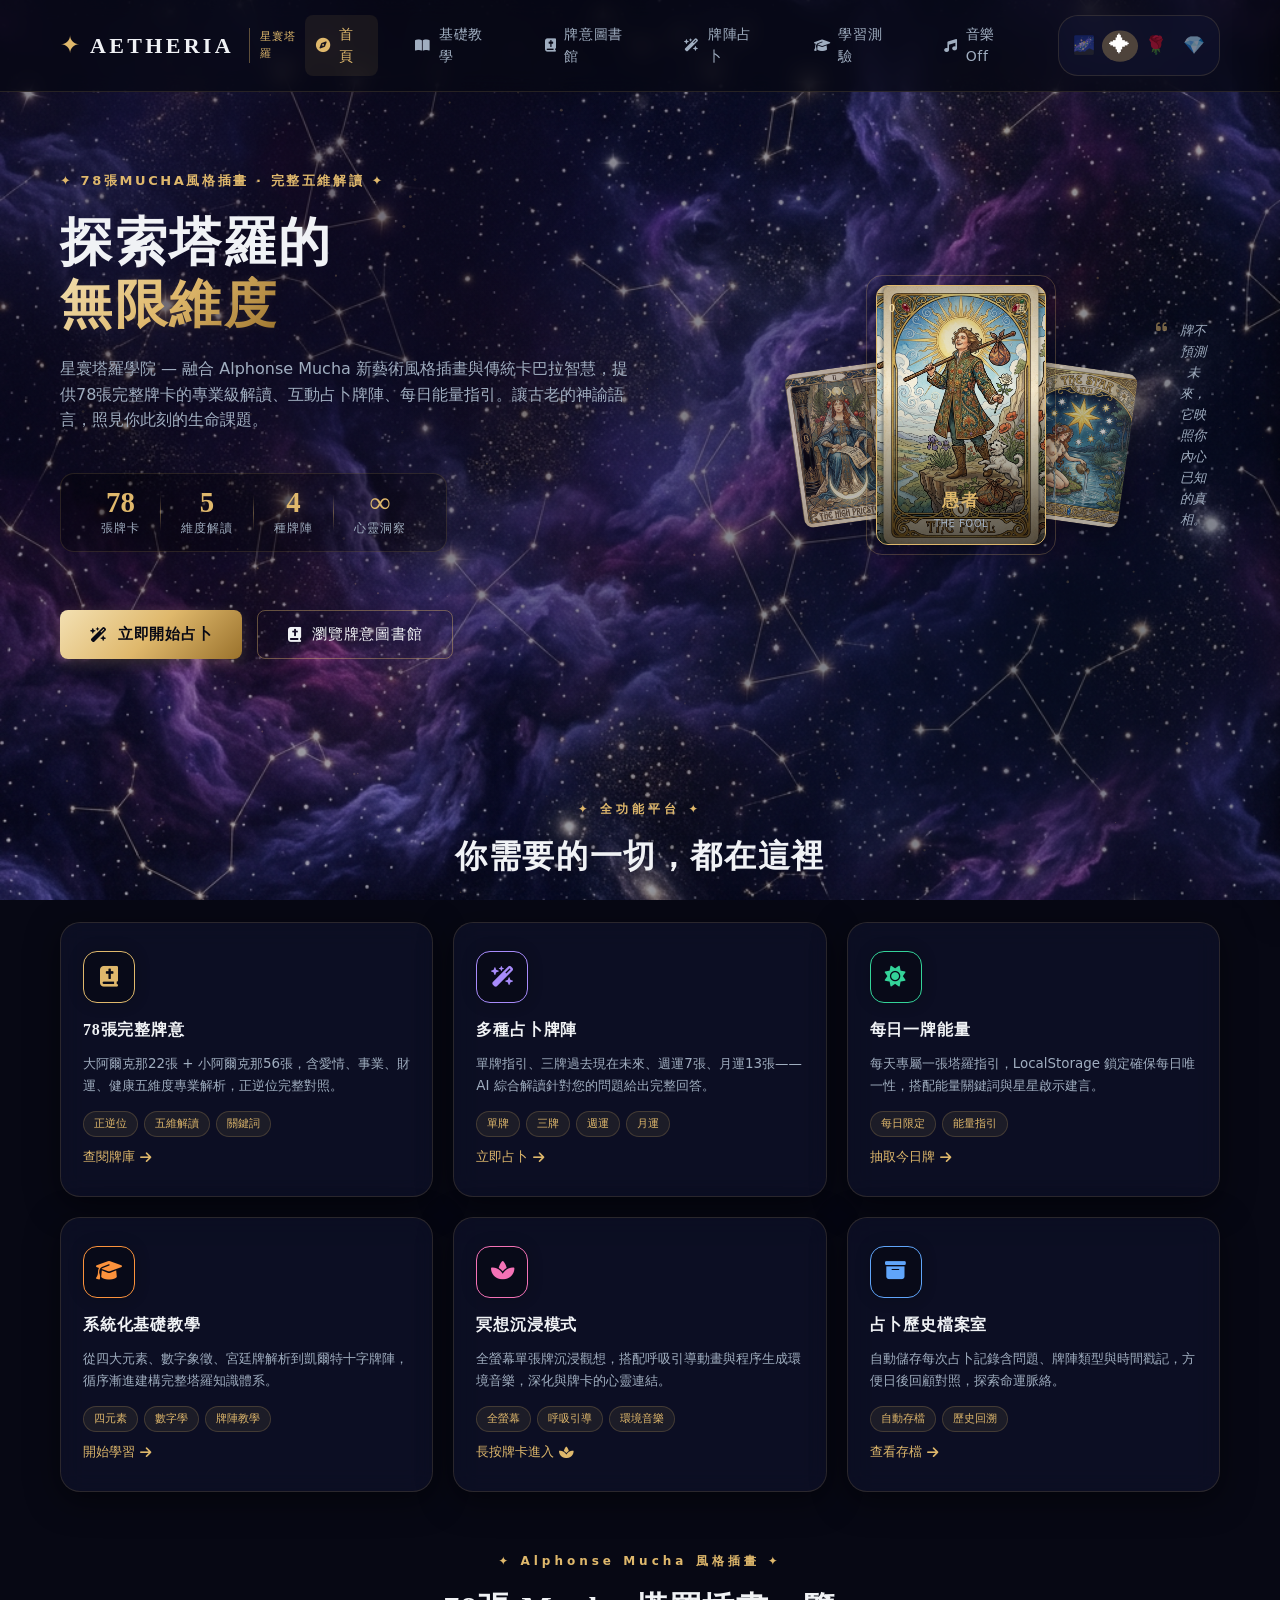
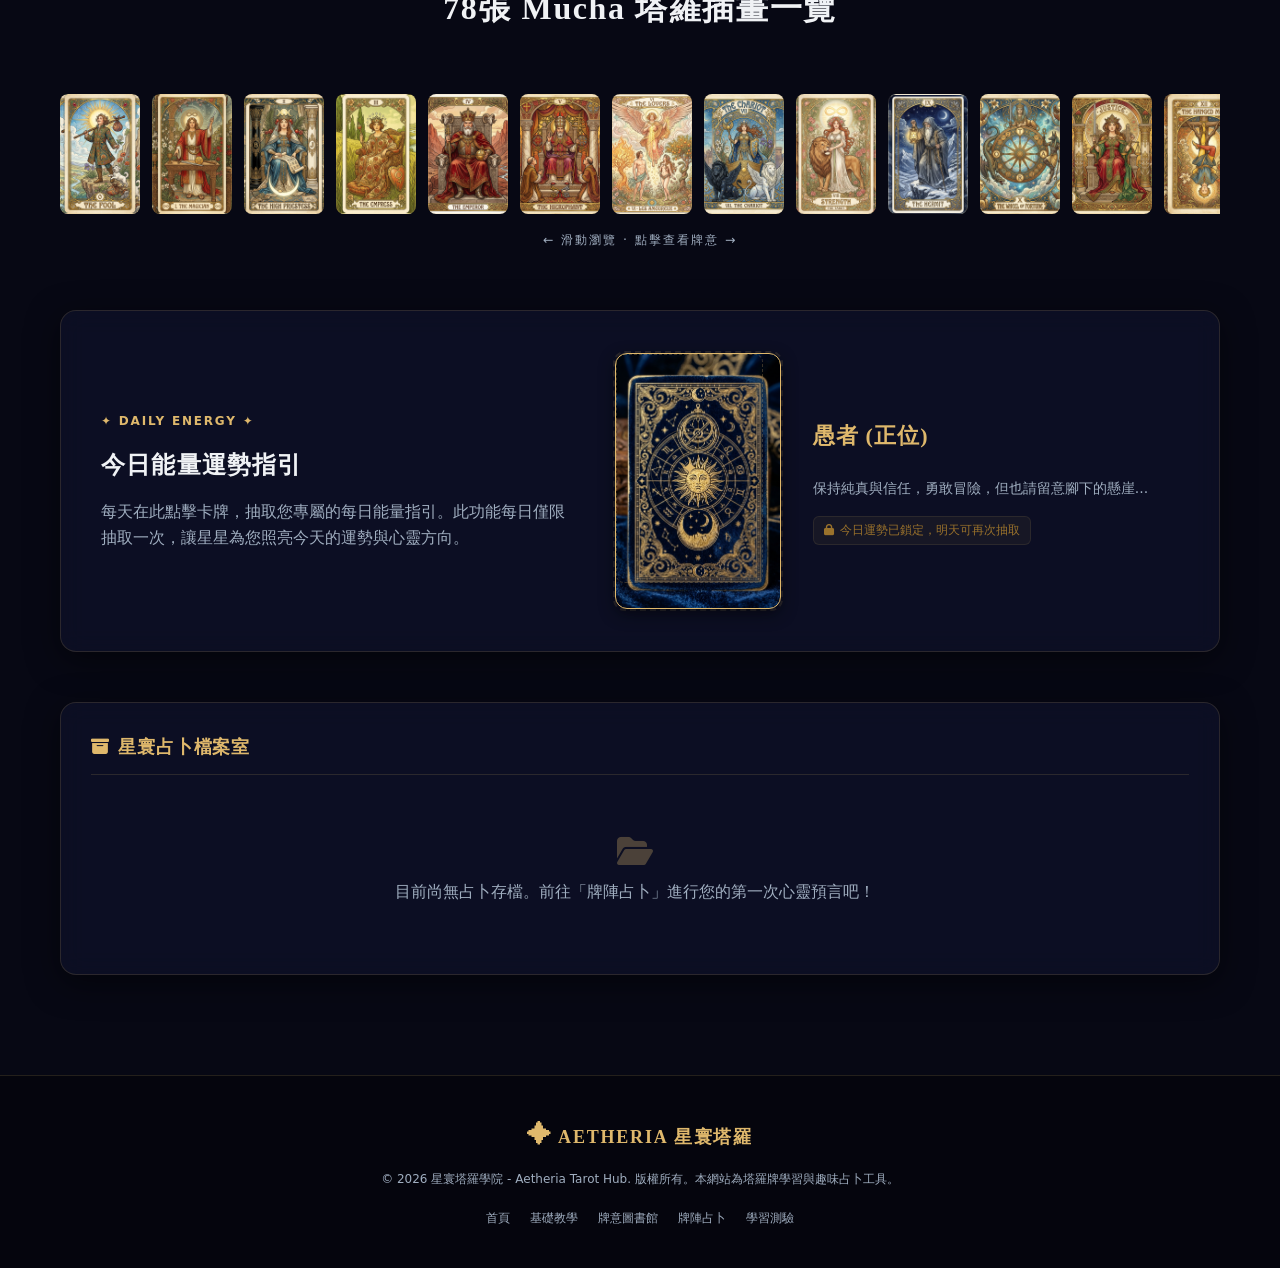
<file: index.html>
<!DOCTYPE html>
<html lang="zh-TW" prefix="og: https://ogp.me/ns#">
<head>
  <meta charset="UTF-8">
  <meta name="viewport" content="width=device-width, initial-scale=1.0, viewport-fit=cover">

  <!-- ═══════════════════════════════════════════
       SEO 核心標籤
  ═══════════════════════════════════════════ -->
  <title>星寰塔羅學院 AETHERIA｜78張塔羅牌完整牌意・互動占卜・每日運勢</title>
  <meta name="description" content="星寰塔羅學院（AETHERIA）－全台最完整的免費線上塔羅牌學習平台。收錄78張Mucha風格插畫牌卡，含大阿爾克那22張、小阿爾克那56張完整牌意解析、凱爾特十字牌陣占卜、每日一牌運勢、歷史檔案室，以及塔羅知識測驗。">
  <meta name="keywords" content="塔羅牌,塔羅占卜,塔羅學習,大阿爾克那,小阿爾克那,塔羅牌意,凱爾特十字,每日一牌,塔羅教學,互動占卜,線上塔羅,Tarot,tarot reading,tarot card meanings,free tarot,tarot learning">
  <meta name="author" content="AETHERIA 星寰塔羅學院">
  <meta name="robots" content="index, follow, max-image-preview:large, max-snippet:-1, max-video-preview:-1">
  <meta name="googlebot" content="index, follow">
  <link rel="canonical" href="https://aetheria-tarot.app/">
  <meta name="language" content="zh-TW">
  <link rel="alternate" hreflang="zh-TW" href="https://aetheria-tarot.app/">
  <link rel="alternate" hreflang="zh-HK" href="https://aetheria-tarot.app/">
  <link rel="alternate" hreflang="x-default" href="https://aetheria-tarot.app/">

  <!-- ═══════════════════════════════════════════
       GEO – Generative Engine Optimization
       (Structured hints for AI Overviews / Perplexity / ChatGPT)
  ═══════════════════════════════════════════ -->
  <meta name="application-name" content="AETHERIA 星寰塔羅學院">
  <meta name="category" content="Education, Spirituality, Tarot, Divination">
  <meta name="coverage" content="Worldwide">
  <meta name="classification" content="Interactive Educational Platform">
  <meta name="rating" content="general">
  <meta name="revisit-after" content="7 days">

  <!-- ═══════════════════════════════════════════
       Open Graph (Facebook / LINE / Discord 分享)
  ═══════════════════════════════════════════ -->
  <meta property="og:type" content="website">
  <meta property="og:site_name" content="AETHERIA 星寰塔羅學院">
  <meta property="og:title" content="星寰塔羅學院 AETHERIA｜78張塔羅牌完整牌意・互動占卜">
  <meta property="og:description" content="免費線上塔羅牌學習平台。78張Alphonse Mucha風格插畫牌卡，完整牌意解析、互動占卜牌陣、每日一牌運勢。立即開啟你的塔羅之旅。">
  <meta property="og:image" content="assets/og-image.png">
  <meta property="og:image:width" content="1200">
  <meta property="og:image:height" content="630">
  <meta property="og:image:alt" content="AETHERIA 星寰塔羅學院 - Alphonse Mucha 風格塔羅牌插畫">
  <meta property="og:url" content="https://aetheria-tarot.app/">
  <meta property="og:locale" content="zh_TW">

  <!-- ═══════════════════════════════════════════
       Twitter / X Card
  ═══════════════════════════════════════════ -->
  <meta name="twitter:card" content="summary_large_image">
  <meta name="twitter:site" content="@aetheria_tarot">
  <meta name="twitter:title" content="星寰塔羅學院 AETHERIA｜78張塔羅牌完整牌意・互動占卜">
  <meta name="twitter:description" content="免費線上塔羅牌學習平台，78張Mucha風格插畫，互動占卜牌陣，每日一牌運勢。">
  <meta name="twitter:image" content="assets/og-image.png">
  <meta name="twitter:image:alt" content="AETHERIA 星寰塔羅學院插畫預覽">

  <!-- ═══════════════════════════════════════════
       資安強化 (Security Headers via Meta)
  ═══════════════════════════════════════════ -->
  <!-- Content Security Policy: 僅允許信任來源 -->
  <meta http-equiv="Content-Security-Policy" content="
    default-src 'self';
    script-src 'self' 'unsafe-inline';
    style-src 'self' 'unsafe-inline' https://fonts.googleapis.com https://cdnjs.cloudflare.com;
    font-src 'self' https://fonts.gstatic.com https://cdnjs.cloudflare.com;
    img-src 'self' data: blob:;
    connect-src 'self';
    frame-ancestors 'none';
    base-uri 'self';
    form-action 'self';
  ">
  <!-- 防點擊劫持 -->
  <meta http-equiv="X-Frame-Options" content="DENY">
  <!-- 防 MIME 嗅探 -->
  <meta http-equiv="X-Content-Type-Options" content="nosniff">
  <!-- Referrer 政策：只傳同源 -->
  <meta name="referrer" content="strict-origin-when-cross-origin">
  <!-- 權限政策：停用非必要 API -->
  <meta http-equiv="Permissions-Policy" content="camera=(), microphone=(), geolocation=(), payment=(), usb=()">

  <!-- ═══════════════════════════════════════════
       PWA – Progressive Web App 支援
  ═══════════════════════════════════════════ -->
  <link rel="manifest" href="manifest.json">
  <meta name="theme-color" content="#0d0a1a">
  <meta name="mobile-web-app-capable" content="yes">
  <meta name="apple-mobile-web-app-capable" content="yes">
  <meta name="apple-mobile-web-app-status-bar-style" content="black-translucent">
  <meta name="apple-mobile-web-app-title" content="星寰塔羅">
  <link rel="apple-touch-icon" href="assets/icon-192.png">

  <!-- ═══════════════════════════════════════════
       效能優化 (Performance)
  ═══════════════════════════════════════════ -->
  <link rel="preconnect" href="https://fonts.googleapis.com">
  <link rel="preconnect" href="https://fonts.gstatic.com" crossorigin>
  <link rel="dns-prefetch" href="https://cdnjs.cloudflare.com">
  <link href="https://fonts.googleapis.com/css2?family=Cinzel:wght@400;600;800&family=Inter:wght@300;400;500;600;700&display=swap" rel="stylesheet">

  <!-- ═══════════════════════════════════════════
       JSON-LD 結構化資料 (Schema.org)
       SEO + GEO 雙重強化 – AI 爬蟲友好
  ═══════════════════════════════════════════ -->
  <script type="application/ld+json">
  {
    "@context": "https://schema.org",
    "@graph": [
      {
        "@type": "WebSite",
        "@id": "https://aetheria-tarot.app/#website",
        "url": "https://aetheria-tarot.app/",
        "name": "AETHERIA 星寰塔羅學院",
        "description": "全台最完整的免費線上塔羅牌學習與占卜平台，收錄78張Alphonse Mucha風格插畫塔羅牌，提供互動占卜、每日一牌、歷史紀錄等功能。",
        "inLanguage": "zh-TW",
        "potentialAction": {
          "@type": "SearchAction",
          "target": "https://aetheria-tarot.app/?q={search_term_string}",
          "query-input": "required name=search_term_string"
        }
      },
      {
        "@type": "WebApplication",
        "@id": "https://aetheria-tarot.app/#app",
        "name": "AETHERIA 星寰塔羅學院",
        "url": "https://aetheria-tarot.app/",
        "applicationCategory": "EducationalApplication",
        "applicationSubCategory": "Divination, Spirituality, Tarot",
        "operatingSystem": "Any",
        "browserRequirements": "Requires JavaScript. Requires HTML5.",
        "offers": {
          "@type": "Offer",
          "price": "0",
          "priceCurrency": "TWD"
        },
        "featureList": [
          "78張完整塔羅牌牌意解析（大小阿爾克那）",
          "Alphonse Mucha Art Nouveau風格插畫",
          "互動牌陣占卜（單張、三張、凱爾特十字）",
          "每日一牌運勢（LocalStorage鎖定）",
          "占卜歷史檔案室",
          "塔羅知識測驗",
          "背景神秘學音樂（Web Audio API）",
          "逼真洗牌動畫"
        ],
        "screenshot": "assets/og-image.png",
        "aggregateRating": {
          "@type": "AggregateRating",
          "ratingValue": "5",
          "ratingCount": "1",
          "bestRating": "5",
          "worstRating": "1"
        }
      },
      {
        "@type": "FAQPage",
        "@id": "https://aetheria-tarot.app/#faq",
        "mainEntity": [
          {
            "@type": "Question",
            "name": "塔羅牌共有幾張？",
            "acceptedAnswer": {
              "@type": "Answer",
              "text": "標準塔羅牌共有78張，分為大阿爾克那（Major Arcana）22張，包含愚者到世界；以及小阿爾克那（Minor Arcana）56張，分為權杖、聖杯、寶劍、星幣四個花色，每個花色14張。"
            }
          },
          {
            "@type": "Question",
            "name": "大阿爾克那是什麼？",
            "acceptedAnswer": {
              "@type": "Answer",
              "text": "大阿爾克那（Major Arcana）是塔羅牌中22張具有重大象徵意義的牌，從編號0的愚者到編號XXI的世界，代表人生重大課題、靈魂成長歷程與宇宙法則。"
            }
          },
          {
            "@type": "Question",
            "name": "如何解讀逆位牌？",
            "acceptedAnswer": {
              "@type": "Answer",
              "text": "逆位牌（Reversed Card）是指牌面上下顛倒的塔羅牌，通常代表正位意義的受阻、內化、延遲或陰暗面。例如正位「力量」代表勇氣與克制，逆位則可能代表懦弱或失去控制。"
            }
          },
          {
            "@type": "Question",
            "name": "凱爾特十字牌陣怎麼用？",
            "acceptedAnswer": {
              "@type": "Answer",
              "text": "凱爾特十字牌陣（Celtic Cross Spread）是最經典的塔羅牌陣，共使用10張牌，分別代表：當前狀況、阻礙、潛意識、過去、可能未來、未來、提問者自身、環境、希望與恐懼、最終結果。適合深入探討複雜問題。"
            }
          },
          {
            "@type": "Question",
            "name": "塔羅牌每天可以抽幾次？",
            "acceptedAnswer": {
              "@type": "Answer",
              "text": "本平台「每日一牌」功能每天限制抽取一次，以LocalStorage記錄，讓您每天都有新的能量引導。一般占卜（牌陣占卜）則沒有次數限制。"
            }
          }
        ]
      },
      {
        "@type": "Organization",
        "@id": "https://aetheria-tarot.app/#organization",
        "name": "AETHERIA 星寰塔羅學院",
        "url": "https://aetheria-tarot.app/",
        "logo": {
          "@type": "ImageObject",
          "url": "assets/icon-192.png",
          "width": 192,
          "height": 192
        },
        "description": "致力於推廣塔羅牌教育、提供免費高品質互動學習體驗的線上平台。",
        "foundingDate": "2024",
        "knowsAbout": ["塔羅牌", "神秘學", "占卜", "Tarot Reading", "Alphonse Mucha", "Art Nouveau"]
      },
      {
        "@type": "BreadcrumbList",
        "itemListElement": [
          { "@type": "ListItem", "position": 1, "name": "首頁", "item": "https://aetheria-tarot.app/" },
          { "@type": "ListItem", "position": 2, "name": "牌意圖書館", "item": "https://aetheria-tarot.app/#library" },
          { "@type": "ListItem", "position": 3, "name": "牌陣占卜", "item": "https://aetheria-tarot.app/#spreads" }
        ]
      }
    ]
  }
  </script>

  <!-- ═══════════════════════════════════════════
       字體 & 圖示
  ═══════════════════════════════════════════ -->
  <link rel="stylesheet" href="https://cdnjs.cloudflare.com/ajax/libs/font-awesome/6.4.0/css/all.min.css" integrity="sha512-iecdLmaskl7CVkqkXNQ/ZH/XLlvWZOJyj7Yy7tcenmpD1ypASozpmT/E0iPtmFIB46ZmdtAc9eNBvH0H/ZpiBw==" crossorigin="anonymous" referrerpolicy="no-referrer">
  <link rel="stylesheet" href="style.css?v=20260702_v2">
  <link rel="stylesheet" href="homepage_extra.css?v=20260702_v2">
</head>
<body>
  <!-- 無障礙：鍵盤跳過導覽 -->
  <a href="#main-content" class="skip-to-content">跳至主要內容 Skip to main content</a>

  <!-- PWA 安裝提示橫幅 -->
  <div id="pwa-install-banner" class="hidden" role="complementary" aria-label="安裝應用程式">
    <span class="pwa-icon" aria-hidden="true">✦</span>
    <div class="pwa-text">
      <h4>安裝星寰塔羅學院</h4>
      <p>加入主畫面，隨時占卜，離線也能用！</p>
    </div>
    <button id="pwa-install-btn" aria-label="安裝應用程式">安裝</button>
    <button id="pwa-dismiss-btn" aria-label="關閉安裝提示">✕</button>
  </div>

  <!-- Canvas for Starry Sky Background -->
  <canvas id="stars-canvas" aria-hidden="true"></canvas>
  <div class="nebula-overlay" aria-hidden="true"></div>

  <!-- Header & Navigation -->
  <header>
    <div class="header-container">
      <div class="logo" id="logo-btn">
        <span class="logo-symbol">✦</span>
        <span class="logo-text">AETHERIA</span>
        <span class="logo-sub">星寰塔羅</span>
      </div>
      <nav>
        <ul class="nav-links">
          <li><a href="#" class="nav-link active" data-target="section-home" id="nav-home"><i class="fa-solid fa-compass"></i> 首頁</a></li>
          <li><a href="#" class="nav-link" data-target="section-guide" id="nav-guide"><i class="fa-solid fa-book-open"></i> 基礎教學</a></li>
          <li><a href="#" class="nav-link" data-target="section-library" id="nav-library"><i class="fa-solid fa-book-bible"></i> 牌意圖書館</a></li>
          <li><a href="#" class="nav-link" data-target="section-spreads" id="nav-spreads"><i class="fa-solid fa-wand-magic-sparkles"></i> 牌陣占卜</a></li>
          <li><a href="#" class="nav-link" data-target="section-quiz" id="nav-quiz"><i class="fa-solid fa-graduation-cap"></i> 學習測驗</a></li>
          <li><a href="#" class="nav-link" id="nav-sound-toggle"><i class="fa-solid fa-music"></i> 音樂 Off</a></li>
          <li class="nav-volume-control" id="nav-volume-control" style="display:none">
            <label style="font-size:0.7rem;color:var(--gold)">🔊</label>
            <input type="range" id="volume-slider" min="0" max="100" value="55"
              style="width:70px;accent-color:var(--gold);vertical-align:middle;cursor:pointer"
              aria-label="音量控制">
          </li>
          <li class="nav-theme-switcher" id="nav-theme-switcher">
            <button class="theme-btn" data-theme="space" title="深空主題" aria-label="深空主題">🌌</button>
            <button class="theme-btn active" data-theme="default" title="預設主題" aria-label="預設主題">✦</button>
            <button class="theme-btn" data-theme="rose" title="薔薇主題" aria-label="薔薇主題">🌹</button>
            <button class="theme-btn" data-theme="emerald" title="翡翠主題" aria-label="翡翠主題">💎</button>
          </li>
        </ul>
      </nav>
      <div class="menu-toggle" id="mobile-menu-toggle">
        <i class="fa-solid fa-bars"></i>
      </div>
    </div>
  </header>

  <!-- Mobile Sidebar Navigation -->
  <div class="mobile-sidebar" id="mobile-sidebar">
    <div class="sidebar-close" id="sidebar-close-btn">&times;</div>
    <ul class="sidebar-links">
      <li><a href="#" class="sidebar-link active" data-target="section-home"><i class="fa-solid fa-compass"></i> 首頁</a></li>
      <li><a href="#" class="sidebar-link" data-target="section-guide"><i class="fa-solid fa-book-open"></i> 基礎教學</a></li>
      <li><a href="#" class="sidebar-link" data-target="section-library"><i class="fa-solid fa-book-bible"></i> 牌意圖書館</a></li>
      <li><a href="#" class="sidebar-link" data-target="section-spreads"><i class="fa-solid fa-wand-magic-sparkles"></i> 牌陣占卜</a></li>
      <li><a href="#" class="sidebar-link" data-target="section-quiz"><i class="fa-solid fa-graduation-cap"></i> 學習測驗</a></li>
      <li><a href="#" class="sidebar-link" id="mobile-sound-toggle"><i class="fa-solid fa-volume-xmark"></i> 靜音</a></li>
    </ul>
  </div>

  <!-- Main Content Container -->
  <main class="container">
    
    <!-- SECTION 1: HOME -->
    <section id="section-home" class="page-section active">

      <!-- ══ HERO ══ -->
      <div class="hero-section">
        <div class="hero-content">
          <div class="hero-badge">✦ 78張Mucha風格插畫 · 完整五維解讀 ✦</div>
          <h1 class="hero-title">探索塔羅的<br><span class="gold-text">無限維度</span></h1>
          <p class="hero-desc">星寰塔羅學院 — 融合 Alphonse Mucha 新藝術風格插畫與傳統卡巴拉智慧，提供78張完整牌卡的專業級解讀、互動占卜牌陣、每日能量指引。讓古老的神諭語言，照見你此刻的生命課題。</p>
          <div class="hero-stats">
            <div class="hero-stat"><span class="stat-num">78</span><span class="stat-label">張牌卡</span></div>
            <div class="hero-stat-divider"></div>
            <div class="hero-stat"><span class="stat-num">5</span><span class="stat-label">維度解讀</span></div>
            <div class="hero-stat-divider"></div>
            <div class="hero-stat"><span class="stat-num">4</span><span class="stat-label">種牌陣</span></div>
            <div class="hero-stat-divider"></div>
            <div class="hero-stat"><span class="stat-num">∞</span><span class="stat-label">心靈洞察</span></div>
          </div>
          <div class="hero-ctas">
            <button class="btn btn-primary btn-lg" id="home-cta-spreads">
              <i class="fa-solid fa-wand-magic-sparkles"></i> 立即開始占卜
            </button>
            <button class="btn btn-outline btn-lg" id="home-cta-library">
              <i class="fa-solid fa-book-bible"></i> 瀏覽牌意圖書館
            </button>
          </div>
        </div>

        <!-- Interactive Card Showcase (3 rotating cards) -->
        <div class="hero-showcase">
          <div class="showcase-trio">
            <div class="showcase-card-wrap showcase-left">
              <div class="showcase-card-mini" id="showcase-mini-left">
                <div class="card-back-pattern"><div class="astrological-circle"></div><div class="center-star">✦</div></div>
              </div>
            </div>
            <div class="showcase-card-wrap showcase-center">
              <div class="showcase-card back">
                <div class="card-inner">
                  <div class="card-front-design">
                    <div class="card-header"><span class="card-num">0</span><span class="card-el">風</span></div>
                    <div class="card-artwork" id="hero-showcase-art"></div>
                    <div class="card-footer-info">
                      <span class="card-cn-name">愚者</span>
                      <span class="card-en-name">The Fool</span>
                    </div>
                  </div>
                  <div class="card-back-design">
                    <div class="card-back-pattern"><div class="astrological-circle"></div><div class="inner-cross"></div><div class="center-star">✦</div></div>
                  </div>
                </div>
              </div>
              <div class="showcase-glow-ring"></div>
            </div>
            <div class="showcase-card-wrap showcase-right">
              <div class="showcase-card-mini" id="showcase-mini-right">
                <div class="card-back-pattern"><div class="astrological-circle"></div><div class="center-star">✦</div></div>
              </div>
            </div>
          </div>
          <!-- Rotating quote -->
          <div class="showcase-quote" id="showcase-quote">
            <i class="fa-solid fa-quote-left"></i>
            <span id="quote-text">牌不預測未來，它映照你內心已知的真相。</span>
          </div>
        </div>
      </div>

      <!-- ══ 功能特色介紹 Feature Showcase ══ -->
      <div class="features-showcase-section">
        <div class="section-eyebrow">✦ 全功能平台 ✦</div>
        <h2 class="features-section-title">你需要的一切，都在這裡</h2>
        <div class="features-hex-grid">

          <div class="fhex-card glass-panel" id="feat-library">
            <div class="fhex-icon-ring">
              <div class="fhex-icon"><i class="fa-solid fa-book-bible"></i></div>
            </div>
            <h3>78張完整牌意</h3>
            <p>大阿爾克那22張 + 小阿爾克那56張，含愛情、事業、財運、健康五維度專業解析，正逆位完整對照。</p>
            <div class="fhex-tags">
              <span>正逆位</span><span>五維解讀</span><span>關鍵詞</span>
            </div>
            <span class="feat-link">查閱牌庫 <i class="fa-solid fa-arrow-right"></i></span>
          </div>

          <div class="fhex-card glass-panel" id="feat-spreads">
            <div class="fhex-icon-ring" style="--feat-color:#a78bfa">
              <div class="fhex-icon"><i class="fa-solid fa-wand-magic-sparkles"></i></div>
            </div>
            <h3>多種占卜牌陣</h3>
            <p>單牌指引、三牌過去現在未來、週運7張、月運13張——AI 綜合解讀針對您的問題給出完整回答。</p>
            <div class="fhex-tags">
              <span>單牌</span><span>三牌</span><span>週運</span><span>月運</span>
            </div>
            <span class="feat-link">立即占卜 <i class="fa-solid fa-arrow-right"></i></span>
          </div>

          <div class="fhex-card glass-panel" id="feat-daily">
            <div class="fhex-icon-ring" style="--feat-color:#34d399">
              <div class="fhex-icon"><i class="fa-solid fa-sun"></i></div>
            </div>
            <h3>每日一牌能量</h3>
            <p>每天專屬一張塔羅指引，LocalStorage 鎖定確保每日唯一性，搭配能量關鍵詞與星星啟示建言。</p>
            <div class="fhex-tags">
              <span>每日限定</span><span>能量指引</span>
            </div>
            <span class="feat-link">抽取今日牌 <i class="fa-solid fa-arrow-right"></i></span>
          </div>

          <div class="fhex-card glass-panel" id="feat-guide">
            <div class="fhex-icon-ring" style="--feat-color:#fb923c">
              <div class="fhex-icon"><i class="fa-solid fa-graduation-cap"></i></div>
            </div>
            <h3>系統化基礎教學</h3>
            <p>從四大元素、數字象徵、宮廷牌解析到凱爾特十字牌陣，循序漸進建構完整塔羅知識體系。</p>
            <div class="fhex-tags">
              <span>四元素</span><span>數字學</span><span>牌陣教學</span>
            </div>
            <span class="feat-link">開始學習 <i class="fa-solid fa-arrow-right"></i></span>
          </div>

          <div class="fhex-card glass-panel">
            <div class="fhex-icon-ring" style="--feat-color:#f472b6">
              <div class="fhex-icon"><i class="fa-solid fa-spa"></i></div>
            </div>
            <h3>冥想沉浸模式</h3>
            <p>全螢幕單張牌沉浸觀想，搭配呼吸引導動畫與程序生成環境音樂，深化與牌卡的心靈連結。</p>
            <div class="fhex-tags">
              <span>全螢幕</span><span>呼吸引導</span><span>環境音樂</span>
            </div>
            <span class="feat-link">長按牌卡進入 <i class="fa-solid fa-spa"></i></span>
          </div>

          <div class="fhex-card glass-panel">
            <div class="fhex-icon-ring" style="--feat-color:#60a5fa">
              <div class="fhex-icon"><i class="fa-solid fa-box-archive"></i></div>
            </div>
            <h3>占卜歷史檔案室</h3>
            <p>自動儲存每次占卜記錄含問題、牌陣類型與時間戳記，方便日後回顧對照，探索命運脈絡。</p>
            <div class="fhex-tags">
              <span>自動存檔</span><span>歷史回溯</span>
            </div>
            <span class="feat-link">查看存檔 <i class="fa-solid fa-arrow-right"></i></span>
          </div>

        </div>
      </div>

      <!-- ══ 牌組預覽 Card Gallery Strip ══ -->
      <div class="card-gallery-section">
        <div class="section-eyebrow">✦ Alphonse Mucha 風格插畫 ✦</div>
        <h2 class="features-section-title">78張 Mucha 塔羅插畫一覽</h2>
        <div class="card-gallery-strip" id="card-gallery-strip">
          <!-- Populated by JS -->
        </div>
        <p class="gallery-caption">← 滑動瀏覽 · 點擊查看牌意 →</p>
      </div>

      <!-- ══ 每日一牌 Daily Tarot ══ -->
      <div class="daily-tarot-section glass-panel" id="daily-tarot-widget">
        <div class="daily-tarot-intro">
          <div class="daily-badge">✦ DAILY ENERGY ✦</div>
          <h2>今日能量運勢指引</h2>
          <p>每天在此點擊卡牌，抽取您專屬的每日能量指引。此功能每日僅限抽取一次，讓星星為您照亮今天的運勢與心靈方向。</p>
        </div>
        <div class="daily-tarot-card-space">
          <div class="daily-card-container">
            <div class="daily-card-slot" id="daily-card-slot">
              <div class="deck-card-back clickable" id="daily-draw-btn">
                <div class="card-back-pattern">
                  <div class="astrological-circle"></div>
                  <div class="center-star">✦</div>
                </div>
              </div>
            </div>
          </div>
          <div class="daily-tarot-result hidden" id="daily-tarot-result">
            <h3 class="daily-card-title-text" id="daily-result-title">愚者 (正位)</h3>
            <div class="daily-keywords" id="daily-result-keywords"></div>
            <p class="daily-advice" id="daily-result-advice">保持純真與信任，勇敢冒險，但也請留意腳下的懸崖...</p>
            <span class="daily-status-locked"><i class="fa-solid fa-lock"></i> 今日運勢已鎖定，明天可再次抽取</span>
          </div>
        </div>
      </div>

      <!-- ══ 占卜歷史 History Archive ══ -->
      <div class="history-archive-section glass-panel" id="history-archive-panel">
        <div class="archive-header">
          <h3><i class="fa-solid fa-box-archive"></i> 星寰占卜檔案室</h3>
          <button class="btn btn-outline btn-sm" id="clear-all-history-btn"><i class="fa-solid fa-trash-can"></i> 清空紀錄</button>
        </div>
        <div class="archive-list" id="archive-list-container">
          <div class="archive-empty-state">
            <i class="fa-solid fa-folder-open"></i>
            <p>目前尚無占卜存檔。前往「牌陣占卜」進行您的第一次心靈預言吧！</p>
          </div>
        </div>
      </div>


    </section>



    <!-- SECTION 2: GUIDE -->
    <section id="section-guide" class="page-section">
      <div class="section-header">
        <h2 class="section-title">塔羅牌基礎教學</h2>
        <p class="section-subtitle">踏入神秘學的第一步：建立與卡牌的心靈連結</p>
      </div>

      <div class="guide-layout">
        <!-- Sidebar Navigation for Guide -->
        <aside class="guide-sidebar glass-panel">
          <ul class="guide-toc">
            <li><a href="#guide-what-is" class="toc-link active">1. 什麼是塔羅牌？</a></li>
            <li><a href="#guide-formulate" class="toc-link">2. 如何正確提問？</a></li>
            <li><a href="#guide-elements" class="toc-link">3. 塔羅的四大元素</a></li>
            <li><a href="#guide-read" class="toc-link">4. 如何解讀牌面？</a></li>
            <li><a href="#guide-cleanse" class="toc-link">5. 牌卡淨化與儀式</a></li>
          </ul>
        </aside>

        <!-- Main Articles -->
        <div class="guide-content glass-panel">
          
          <article id="guide-what-is" class="guide-article active">
            <h3>1. 什麼是塔羅牌？</h3>
            <p>塔羅牌（Tarot）是一套古老的象徵符號系統，常用於自我探索、冥想及直覺占卜。它並不是預測絕對未來或帶有迷信色彩的道具，而是一面「心靈的鏡子」，反射出我們潛意識中的真實感受與盲點。</p>
            <p>一套標準的塔羅牌共有 78 張，分為兩大部分：</p>
            <ul>
              <li><strong>大阿爾克那 (Major Arcana, 22張)</strong>：代表人生重大的靈魂旅程、命運原型與核心課題（從 0 號「愚者」到 21 號「世界」）。</li>
              <li><strong>小阿爾克那 (Minor Arcana, 56張)</strong>：代表日常生活的具體事件、情緒與情境，分為聖杯、寶劍、權杖與星幣四個花色。</li>
            </ul>
            <p>本平台主要聚焦於 <strong>22 張大阿爾克那</strong>，這 22 張牌構成了一段被稱為「愚者之旅」的完整靈魂演化階段，是所有學習者必須掌握的核心。</p>
            <div class="guide-highlight">
              <i class="fa-solid fa-quote-left"></i>
              <span>塔羅牌不是用來告訴你「將會發生什麼」，而是告訴你「以當前的能量狀態，事情的走向如何；而你又可以如何做決策來調整命運的軌道」。</span>
            </div>
          </article>

          <article id="guide-formulate" class="guide-article">
            <h3>2. 如何正確提問？</h3>
            <p>提問是占卜的核心。一個糟糕的問題只會得到模糊或令人困惑的答案；而一個清晰且具啟發性的問題，則能幫你撥雲見日。以下是撰寫問題時的黃金準則：</p>
            
            <div class="qa-grid">
              <div class="qa-box dont">
                <span class="badge badge-dont">❌ 錯誤提問方式</span>
                <ul>
                  <li>我跟他會結婚嗎？ (過於鐵板神算，否定了自由意志)</li>
                  <li>什麼時候我才能發財？ (被動等待，沒有行動方案)</li>
                  <li>我是不是該跟老闆提離職？ (把決定權讓給卡牌)</li>
                </ul>
              </div>
              <div class="qa-box do">
                <span class="badge badge-do">✓ 建議提問方式</span>
                <ul>
                  <li>在我們當前的關係狀態下，如果想要攜手走入婚姻，我需要面臨什麼挑戰或做什麼準備？</li>
                  <li>為了提升個人財務狀況，在職業規劃上我應該注意什麼或發揮哪些潛力？</li>
                  <li>如果我現在選擇離職，可能面臨的機遇與挑戰是什麼？</li>
                </ul>
              </div>
            </div>
            <p><strong>提問的核心在於：聚焦於「主動性」與「自我成長」，而非完全把未來交給命運決定。</strong> 提問時多用「我該如何…」、「如果…可能面臨什麼…」等開放式語句。</p>
          </article>

          <article id="guide-elements" class="guide-article">
            <h3>3. 塔羅的四大元素</h3>
            <p>世界是由四大元素構成的，這套對應系統在塔羅牌中極為關鍵。理解元素有助於我們瞬間抓取卡牌所代表的能量型態：</p>
            
            <div class="elements-grid">
              <div class="element-box fire">
                <div class="elem-header"><span class="elem-symbol">🔥</span> 火元素 (Fire)</div>
                <p><strong>代表象徵：</strong> 權杖 (Wands)</p>
                <p><strong>核心特質：</strong> 行動力、熱情、創造力、意志力、直覺、冒險精神。</p>
                <p>在人體對應熱血與直覺，在生活中代表事業開創與個人野心。</p>
              </div>
              <div class="element-box water">
                <div class="elem-header"><span class="elem-symbol">💧</span> 水元素 (Water)</div>
                <p><strong>代表象徵：</strong> 聖杯 (Cups)</p>
                <p><strong>核心特質：</strong> 情感、人際關係、愛、潛意識、藝術感性、心靈滋養。</p>
                <p>在人體對應血液與淚水，在生活中代表愛情、親情與情緒變化。</p>
              </div>
              <div class="element-box air">
                <div class="elem-header"><span class="elem-symbol">💨</span> 風元素 (Air)</div>
                <p><strong>代表象徵：</strong> 寶劍 (Swords)</p>
                <p><strong>核心特質：</strong> 理性、邏輯、溝通、思想、衝突、痛苦與決策力。</p>
                <p>在人體對應呼吸與大腦，在生活中代表學習、分析、思維鬥爭或合約法律。</p>
              </div>
              <div class="element-box earth">
                <div class="elem-header"><span class="elem-symbol">🌿</span> 土元素 (Earth)</div>
                <p><strong>代表象徵：</strong> 星幣 (Pentacles)</p>
                <p><strong>核心特質：</strong> 物質、身體、金錢、工作、穩定、耐心、成果落地。</p>
                <p>在人體對應骨骼與感官，在生活中代表財務穩定、房屋資產或實打實的工作累積。</p>
              </div>
            </div>
          </article>

          <article id="guide-read" class="guide-article">
            <h3>4. 如何解讀牌面？</h3>
            <p>當你抽出一張牌時，不要立刻去查牌意字典，可以遵循以下三個步驟，循序漸進地與卡牌對話：</p>
            <ol class="read-steps">
              <li>
                <div class="step-num">Step 1</div>
                <div>
                  <strong>觀察直覺反應 (First Impression)</strong>
                  <p>看著牌面上的圖騰、人物的表情、色調與動態。第一眼給你的感覺是溫暖還是冰冷？是壓抑還是自由？你的身體有什麼感受？這些直覺往往是潛意識傳遞的最關鍵訊息。</p>
                </div>
              </li>
              <li>
                <div class="step-num">Step 2</div>
                <div>
                  <strong>結合牌意與正逆位 (Core Meanings)</strong>
                  <p>對照卡牌的基本關鍵字與正逆位定義。
                  <br>• <strong>正位 (Upright)</strong>：牌卡正常擺放，代表該能量以「順暢、健康、正面」的方式呈現。
                  <br>• <strong>逆位 (Reversed)</strong>：牌卡上下顛倒，可能代表該能量「過度、不足、受阻、延遲」或正轉向「內在反省」。</p>
                </div>
              </li>
              <li>
                <div class="step-num">Step 3</div>
                <div>
                  <strong>扣緊提問，串聯解讀 (Synthesizing)</strong>
                  <p>將牌意帶回一開始的問題中。如果是三牌牌陣，注意三張牌之間的關聯性：例如是否有元素的衝突？人物是否有目光交流？能量是從動態走向靜止，還是從痛苦走向解脫？</p>
                </div>
              </li>
            </ol>
          </article>

          <article id="guide-cleanse" class="guide-article">
            <h3>5. 牌卡淨化與儀式</h3>
            <p>雖然塔羅牌本身是紙牌，但透過儀式感可以幫助我們安頓心神，切換到靈敏的直覺狀態。這並非巫術，而是心理學上的「暗示效應」。</p>
            <p><strong>常用的淨化與安頓方法：</strong></p>
            <ul>
              <li><strong>深呼吸與靜心</strong>：占卜前閉上雙眼，進行三次深呼吸，將大腦的雜念排除，專注於當前的問題。</li>
              <li><strong>鼠尾草/聖木熏香</strong>：點燃白色鼠尾草（White Sage）或秘魯聖木（Palo Santo），將牌在煙霧中穿過數次，象徵清理雜亂的能量磁場。</li>
              <li><strong>月光淨化</strong>：在滿月之夜，將牌卡放置於窗台接受月光照耀一晚。</li>
              <li><strong>順序整理</strong>：如果占卜結果讓你感到困惑或沉重，最簡單的淨化方式就是手動將 78 張牌重新按照編號（0到21號，小阿爾克那依花色）整理好。這在心理上代表「重整秩序」。</li>
            </ul>
          </article>

        </div>
      </div>
    </section>

    <!-- SECTION 3: LIBRARY -->
    <section id="section-library" class="page-section">
      <div class="section-header">
        <h2 class="section-title">牌意圖書館</h2>
        <p class="section-subtitle">深入大阿爾克那與小阿爾克那的神秘象徵與心靈啟示</p>
      </div>

      <!-- Filters & Search Bar -->
      <div class="search-filter-container glass-panel">
        <div class="search-box-row">
          <div class="search-box">
            <i class="fa-solid fa-magnifying-glass"></i>
            <input type="text" id="library-search" placeholder="輸入牌名或關鍵字...（例如：愚者、聖杯、權杖、希望）">
          </div>
          <!-- Deck Type Filter (Tabs) -->
          <div class="deck-filter-group">
            <button class="deck-filter-btn active" data-deck="all">全部牌組</button>
            <button class="deck-filter-btn" data-deck="major">大阿爾克那</button>
            <button class="deck-filter-btn" data-deck="minor">小阿爾克那</button>
          </div>
        </div>

        <!-- Element / Suit Filters -->
        <div class="sub-filter-row" id="sub-filter-row">
          <div class="filter-group" id="element-filter-group">
            <span class="filter-label">元素篩選：</span>
            <button class="filter-btn active" data-filter="all">全部</button>
            <button class="filter-btn" data-filter="火">🔥 火</button>
            <button class="filter-btn" data-filter="水">💧 水</button>
            <button class="filter-btn" data-filter="風">💨 風</button>
            <button class="filter-btn" data-filter="土">🌿 土</button>
          </div>
          <div class="filter-group hidden" id="suit-filter-group">
            <span class="filter-label">花色篩選：</span>
            <button class="filter-btn active" data-suit="all">全部</button>
            <button class="filter-btn" data-suit="wands">🔥 權杖</button>
            <button class="filter-btn" data-suit="cups">💧 聖杯</button>
            <button class="filter-btn" data-suit="swords">💨 寶劍</button>
            <button class="filter-btn" data-suit="pentacles">🌿 星幣</button>
          </div>
        </div>
      </div>

      <!-- Card Compare Button -->
      <div class="library-tools">
        <button class="btn btn-outline" id="compare-cards-btn">
          <i class="fa-solid fa-left-right"></i> 牌卡對比
        </button>
      </div>

      <!-- Card Grid -->
      <div class="library-grid" id="library-card-grid">
        <!-- Will be populated by JS -->
      </div>
    </section>

    <!-- SECTION 4: SPREADS -->
    <section id="section-spreads" class="page-section">
      <div class="section-header">
        <h2 class="section-title">經典牌陣占卜</h2>
        <p class="section-subtitle">專注於你的問題，在星空的眷顧下抽出靈魂的方向</p>
      </div>

      <div class="spread-container">
        <!-- Spread Settings/Intro Panel -->
        <div class="spread-config glass-panel" id="spread-config-panel">
          <h3>步驟 1：選擇你的占卜牌陣</h3>
          <div class="spread-options">
            <div class="spread-card active" data-spread="single">
              <div class="spread-opt-icon"><i class="fa-solid fa-square"></i></div>
              <h4>單牌指引 (Single Card)</h4>
              <p>適合：每日運勢、簡單的是非題、當下狀態的快速啟示、或獲取一個明確的行動建議。</p>
            </div>
            <div class="spread-card" data-spread="three">
              <div class="spread-opt-icon">
                <i class="fa-solid fa-square"></i>
                <i class="fa-solid fa-square"></i>
                <i class="fa-solid fa-square"></i>
              </div>
              <h4>三牌牌陣 (Past-Present-Future)</h4>
              <p>適合：分析一個事件的演變過程。分別代表問題的「過去根源」、「當前現狀」與「未來趨勢」。</p>
            </div>
            <div class="spread-card" data-spread="weekly">
              <div class="spread-opt-icon spread-opt-icon--weekly">
                <i class="fa-solid fa-calendar-week"></i>
              </div>
              <h4>週運牌陣 (7 Cards)</h4>
              <p>每週能量指引，7張牌分別對應週一至週日，掌握本週每天的運勢走向與注意事項。</p>
            </div>
            <div class="spread-card" data-spread="monthly">
              <div class="spread-opt-icon spread-opt-icon--monthly">
                <i class="fa-solid fa-calendar-days"></i>
              </div>
              <h4>月運牌陣 (13 Cards)</h4>
              <p>深度月份能量解析，12張牌對應12個月份，加上第13張「月份總結牌」，全面掌握年度運勢。</p>
            </div>
          </div>

          <div class="deck-mode-wrapper">
            <h3>步驟 2：選擇占卜牌組</h3>
            <div class="deck-mode-options">
              <div class="deck-mode-option active" data-deck-mode="major">
                <i class="fa-solid fa-star"></i>
                <div class="deck-mode-opt-info">
                  <h4>僅大阿爾克那 (22張)</h4>
                  <p>適合：探討人生核心課題、精神指引與重大事件。</p>
                </div>
              </div>
              <div class="deck-mode-option" data-deck-mode="full">
                <i class="fa-solid fa-compass-drafting"></i>
                <div class="deck-mode-opt-info">
                  <h4>完整 78 張牌組</h4>
                  <p>適合：融合日常生活細節、具體事件與深層能量指引。</p>
                </div>
              </div>
            </div>
          </div>

          <div class="question-input-wrapper">
            <h3>步驟 3：在此默念並輸入你的問題</h3>
            <input type="text" id="spread-question-input" placeholder="例如：我想知道下半年在工作發展上需要注意什麼？">
            <p class="input-hint">提示：清晰、具體的開放式提問能獲得更精準的心靈對話（請參考基礎教學的提問方法）。</p>
          </div>

          <button class="btn btn-primary btn-lg btn-block" id="start-spread-btn">
            <i class="fa-solid fa-wand-magic-sparkles"></i> 進入占卜空間
          </button>
        </div>

        <!-- Interactive Draw Space -->
        <div class="spread-workspace hidden" id="spread-workspace">
          <div class="workspace-header">
            <button class="btn btn-text" id="back-to-config-btn"><i class="fa-solid fa-chevron-left"></i> 重新選擇</button>
            <div class="current-question-display">
              <strong>占卜問題：</strong> <span id="display-question">無</span>
            </div>
            <div class="workspace-actions">
              <button class="btn btn-outline btn-sm" id="shuffle-deck-btn"><i class="fa-solid fa-arrows-rotate"></i> 洗牌</button>
            </div>
          </div>

          <!-- Cards Board -->
          <div class="drawing-board">
            
            <!-- Active Draw Area Slots -->
            <div class="slots-container" id="slots-container">
              <!-- Rendered dynamically depending on spread -->
            </div>

            <!-- Deck of cards to draw from -->
            <div class="deck-area">
              <div class="deck-guide-text">點擊牌組抽取 <span id="cards-to-draw-count" class="gold-text">1</span> 張卡牌</div>
              <div class="interactive-deck" id="interactive-deck">
                <!-- Stacked card backs cards -->
                <div class="deck-card-back shadow-1"></div>
                <div class="deck-card-back shadow-2"></div>
                <div class="deck-card-back shadow-3"></div>
                <div class="deck-card-back clickable" id="deck-trigger">
                  <div class="card-back-pattern">
                    <div class="astrological-circle"></div>
                    <div class="center-star">✦</div>
                  </div>
                </div>
              </div>
            </div>

          </div>

          <!-- Interpretation Section (Revealed after all cards are flipped) -->
          <div class="interpretation-panel glass-panel hidden" id="interpretation-panel">
            <h3 class="interpretation-title">✦ 星寰解牌報告 ✦</h3>
            <div class="interpretation-intro">
              根據您所詢問的問題，以下是抽出的塔羅牌能量反饋。請結合您的直覺，閱讀每張牌對您的心靈指引。
            </div>
            
            <div class="drawn-cards-analysis" id="drawn-cards-analysis">
              <!-- Populated by JS -->
            </div>

            <div class="interpretation-footer">
              <button class="btn btn-outline" id="restart-spread-btn"><i class="fa-solid fa-rotate-left"></i> 重新占卜</button>
              <button class="btn btn-outline" id="share-reading-btn"><i class="fa-solid fa-share-nodes"></i> 分享結果</button>
              <button class="btn btn-outline" id="print-reading-btn"><i class="fa-solid fa-print"></i> 列印報告</button>
              <button class="btn btn-primary" id="save-reading-btn"><i class="fa-solid fa-bookmark"></i> 完成占卜，返回首頁</button>
            </div>
          </div>

        </div>
      </div>
    </section>

    <!-- SECTION 5: QUIZ -->
    <section id="section-quiz" class="page-section">
      <div class="section-header">
        <h2 class="section-title">學習趣味測驗</h2>
        <p class="section-subtitle">驗收學習成果，透過趣味問答深入理解塔羅密碼</p>
      </div>

      <div class="quiz-container">
        
        <!-- Quiz Landing Panel -->
        <div class="quiz-start-panel glass-panel" id="quiz-start-panel">
          <div class="quiz-welcome-icon"><i class="fa-solid fa-graduation-cap"></i></div>
          <h3>大阿爾克那知識大挑戰</h3>
          <p>準備好接受試煉了嗎？本測驗將隨機抽取 5 個關於 22 張大阿爾克那牌意、元素與象徵圖騰的題目，測試你的神祕學直覺與記憶力。</p>
          <div class="quiz-info">
            <span><i class="fa-solid fa-list-check"></i> 題數：5 題</span>
            <span><i class="fa-solid fa-clock"></i> 時間：不限時</span>
            <span><i class="fa-solid fa-award"></i> 合格：60 分以上</span>
          </div>
          <button class="btn btn-primary btn-lg" id="start-quiz-btn">開始測驗</button>
        </div>

        <!-- Quiz Gameplay Panel -->
        <div class="quiz-gameplay-panel glass-panel hidden" id="quiz-gameplay-panel">
          <div class="quiz-progress-bar-container">
            <div class="quiz-progress-fill" id="quiz-progress-fill" style="width: 0%;"></div>
          </div>
          
          <div class="quiz-game-header">
            <span class="quiz-question-number" id="quiz-question-num">問題 1 / 5</span>
            <span class="quiz-score-display">目前分數：<span id="quiz-current-score" class="gold-text">0</span> 分</span>
          </div>

          <!-- Question Content -->
          <div class="quiz-question-container">
            <h3 class="quiz-question-text" id="quiz-question-text">載入中...</h3>
            
            <!-- Optional Visual Reference for Question -->
            <div class="quiz-visual-ref hidden" id="quiz-visual-ref">
              <!-- Rendered card art here if applicable -->
            </div>

            <!-- Choice Buttons -->
            <div class="quiz-choices" id="quiz-choices-container">
              <!-- Populated by JS -->
            </div>
          </div>

          <!-- Question Feedback Panel -->
          <div class="quiz-feedback-panel hidden" id="quiz-feedback-panel">
            <div class="feedback-status" id="feedback-status">
              <i class="fa-solid"></i> <span id="feedback-status-text">對/錯</span>
            </div>
            <p class="feedback-explanation" id="feedback-explanation">
              牌意詳解...
            </p>
            <button class="btn btn-primary btn-sm" id="next-question-btn">下一題 <i class="fa-solid fa-arrow-right"></i></button>
          </div>
        </div>

        <!-- Quiz Results Panel -->
        <div class="quiz-results-panel glass-panel hidden" id="quiz-results-panel">
          <div class="results-badge" id="results-badge"><i class="fa-solid fa-trophy"></i></div>
          <h3 id="results-title">恭喜完成測驗！</h3>
          <p class="results-score-desc">您的最終得分為</p>
          <div class="results-score" id="results-final-score">80</div>
          <p class="results-feedback-text" id="results-feedback-text">表現得太棒了！您已經對塔羅牌意有了基本的認識。</p>
          <!-- Leaderboard -->
          <div class="leaderboard-section">
            <h4 class="leaderboard-title"><i class="fa-solid fa-trophy"></i> 個人最高記錄</h4>
            <div class="leaderboard-list" id="leaderboard-list">
              <!-- Populated by JS -->
            </div>
          </div>
          <div class="results-actions">
            <button class="btn btn-primary" id="retry-quiz-btn"><i class="fa-solid fa-rotate-left"></i> 再試一次</button>
            <button class="btn btn-outline" id="quiz-to-library-btn"><i class="fa-solid fa-book-bible"></i> 前往牌庫溫習</button>
          </div>
        </div>

      </div>
    </section>

  </main>

  <!-- ═══════ MODAL: 牌卡對比 Card Compare ═══════ -->
  <div class="modal-overlay" id="compare-modal">
    <div class="modal-container modal-wide glass-panel">
      <span class="modal-close" id="compare-modal-close">×</span>
      <h2 class="modal-title"><i class="fa-solid fa-left-right"></i> 牌卡對比</h2>
      <p class="modal-subtitle">選擇兩張塔羅牌，並排比較牌意差異與共鳴</p>
      <div class="compare-selectors">
        <div class="compare-selector-group">
          <label>第一張牌</label>
          <select id="compare-select-a" class="compare-select">
            <option value="">— 請選擇 —</option>
          </select>
        </div>
        <div class="compare-vs">VS</div>
        <div class="compare-selector-group">
          <label>第二張牌</label>
          <select id="compare-select-b" class="compare-select">
            <option value="">— 請選擇 —</option>
          </select>
        </div>
      </div>
      <button class="btn btn-primary btn-block" id="do-compare-btn"><i class="fa-solid fa-wand-magic-sparkles"></i> 開始對比</button>
      <div class="compare-result" id="compare-result" style="display:none">
        <div class="compare-card-panel" id="compare-panel-a"></div>
        <div class="compare-divider">
          <div class="compare-divider-line"></div>
          <span>VS</span>
          <div class="compare-divider-line"></div>
        </div>
        <div class="compare-card-panel" id="compare-panel-b"></div>
      </div>
      <div class="compare-synthesis" id="compare-synthesis" style="display:none">
        <h4><i class="fa-solid fa-star"></i> 兩牌共鳴解析</h4>
        <p id="compare-synthesis-text"></p>
      </div>
    </div>
  </div>

  <!-- ═══════ MODAL: 冥想模式 Meditation Mode ═══════ -->
  <div class="meditation-overlay" id="meditation-overlay">
    <button class="meditation-close" id="meditation-close"><i class="fa-solid fa-xmark"></i></button>
    <div class="meditation-content">
      <div class="meditation-card-display" id="meditation-card-display">
        <!-- Card shown here -->
      </div>
      <div class="meditation-breathing">
        <div class="breathing-ring" id="breathing-ring"></div>
        <p class="breathing-text" id="breathing-text">深呼吸，感受能量流動...</p>
      </div>
      <div class="meditation-card-info" id="meditation-card-info">
        <h3 id="meditation-card-name"></h3>
        <p id="meditation-card-desc"></p>
      </div>
    </div>
  </div>

  <!-- ═══════ MODAL: 分享結果 Share Modal ═══════ -->
  <div class="modal-overlay" id="share-modal">
    <div class="modal-container glass-panel" style="max-width:480px">
      <span class="modal-close" id="share-modal-close">×</span>
      <h2 class="modal-title"><i class="fa-solid fa-share-nodes"></i> 分享占卜結果</h2>
      <canvas id="share-canvas" style="display:none"></canvas>
      <div class="share-preview" id="share-preview">
        <p style="color:var(--text-muted);text-align:center"><i class="fa-solid fa-spinner fa-spin"></i> 生成分享圖片中...</p>
      </div>
      <div class="share-actions">
        <button class="btn btn-primary" id="share-download-btn"><i class="fa-solid fa-download"></i> 下載圖片</button>
        <button class="btn btn-outline" id="share-copy-btn"><i class="fa-solid fa-copy"></i> 複製連結</button>
        <button class="btn btn-outline" id="share-native-btn" style="display:none"><i class="fa-solid fa-share"></i> 分享</button>
      </div>
    </div>
  </div>

  <!-- Footer -->
  <footer>
    <div class="footer-container">
      <div class="footer-logo">
        <span class="logo-symbol">✦</span> AETHERIA 星寰塔羅
      </div>
      <p class="footer-copy">© 2026 星寰塔羅學院 - Aetheria Tarot Hub. 版權所有。本網站為塔羅牌學習與趣味占卜工具。</p>
      <div class="footer-links">
        <a href="#" class="footer-nav-link" data-target="section-home">首頁</a>
        <a href="#" class="footer-nav-link" data-target="section-guide">基礎教學</a>
        <a href="#" class="footer-nav-link" data-target="section-library">牌意圖書館</a>
        <a href="#" class="footer-nav-link" data-target="section-spreads">牌陣占卜</a>
        <a href="#" class="footer-nav-link" data-target="section-quiz">學習測驗</a>
      </div>
    </div>
  </footer>

  <!-- CARD DETAIL MODAL (Overlay) -->
  <div class="modal-overlay" id="card-modal">
    <div class="modal-container glass-panel">
      <span class="modal-close" id="modal-close-btn">&times;</span>
      
      <div class="modal-body-layout">
        <!-- Modal Left: Interactive 3D Card display -->
        <div class="modal-card-display">
          <div class="modal-3d-card" id="modal-card-wrapper">
            <div class="card-inner">
              <div class="card-front-design">
                <div class="card-header">
                  <span class="card-num" id="modal-card-num">0</span>
                  <span class="card-el" id="modal-card-el">風</span>
                </div>
                <div class="card-artwork" id="modal-card-art">
                  <!-- SVG injected dynamically -->
                </div>
                <div class="card-footer-info">
                  <span class="card-cn-name" id="modal-card-cn-name">愚者</span>
                  <span class="card-en-name" id="modal-card-en-name">The Fool</span>
                </div>
              </div>
              <div class="card-back-design">
                <div class="card-back-pattern">
                  <div class="astrological-circle"></div>
                  <div class="center-star">✦</div>
                </div>
              </div>
            </div>
          </div>
          <button class="btn btn-outline btn-sm btn-block" id="modal-flip-btn"><i class="fa-solid fa-arrows-left-right"></i> 翻轉牌背</button>
        </div>

        <!-- Modal Right: Detailed text info -->
        <div class="modal-card-info">
          <div class="modal-card-header">
            <span class="modal-card-number-badge" id="modal-info-number">No. 0</span>
            <span class="modal-card-element-badge" id="modal-info-element">💨 風元素</span>
            <h2 class="modal-card-title" id="modal-info-title">愚者 The Fool</h2>
          </div>

          <div class="modal-keywords-container" id="modal-info-keywords">
            <!-- Keywords injected here -->
          </div>

          <div class="modal-info-scroll-area">
            <div class="info-block">
              <h3><i class="fa-solid fa-eye"></i> 圖案與象徵意義</h3>
              <p id="modal-info-description">愚者站在懸崖邊緣，背著行囊...</p>
            </div>

            <div class="info-block card-meaning-block upright">
              <h3 id="modal-info-upright-title">正位 △</h3>
              <p id="modal-info-upright-meaning">代表一個全新的開始...</p>
              <div class="meaning-details">
                <p><strong><i class="fa-solid fa-heart"></i> 關係・情感：</strong> <span id="modal-info-upright-love">一段關係。</span></p>
                <p><strong><i class="fa-solid fa-briefcase"></i> 事業・財務：</strong> <span id="modal-info-upright-career">開創。</span></p>
                <p><strong><i class="fa-solid fa-compass"></i> 偉特核心詮釋：</strong> <span id="modal-info-upright-advice">啟示。</span></p>
              </div>
            </div>

            <div class="info-block card-meaning-block reversed">
              <h3 id="modal-info-reversed-title">逆位 ▽</h3>
              <p id="modal-info-reversed-meaning">代表盲目冒險...</p>
              <div class="meaning-details">
                <p><strong><i class="fa-solid fa-heart"></i> 關係・情感：</strong> <span id="modal-info-reversed-love">承諾。</span></p>
                <p><strong><i class="fa-solid fa-briefcase"></i> 事業・財務：</strong> <span id="modal-info-reversed-career">創業。</span></p>
                <p><strong><i class="fa-solid fa-compass"></i> 偉特核心詮釋：</strong> <span id="modal-info-reversed-advice">行動。</span></p>
              </div>
            </div>
          </div>

        </div>
      </div>

    </div>
  </div>

  <!-- HISTORY DETAIL MODAL (Overlay) -->
  <div class="modal-overlay" id="history-modal">
    <div class="modal-container glass-panel history-modal-container">
      <span class="modal-close" id="history-modal-close-btn">&times;</span>
      
      <div class="history-modal-body">
        <div class="history-modal-header">
          <div class="history-meta">
            <span class="history-modal-date" id="history-detail-date">2026-06-24 12:00</span>
            <span class="history-modal-type" id="history-detail-type">三牌牌陣</span>
          </div>
          <h2 class="history-modal-question" id="history-detail-question">問卜問題：如何提升我的財務狀況？</h2>
        </div>
        
        <div class="history-modal-cards-grid" id="history-detail-cards-grid">
          <!-- Populated by JS -->
        </div>
      </div>
    </div>
  </div>

  <!-- Shared Gold SVG Gradients definition -->
  <svg style="width:0; height:0; position:absolute;" aria-hidden="true">
    <defs>
      <linearGradient id="goldGrad" x1="0%" y1="0%" x2="100%" y2="100%">
        <stop offset="0%" stop-color="#f3e0b2" />
        <stop offset="50%" stop-color="#dfb86c" />
        <stop offset="100%" stop-color="#9a722c" />
      </linearGradient>
    </defs>
  </svg>

  <!-- NoScript fallback for SEO / accessibility -->
  <noscript>
    <style>body { background: #0d0a1a; color: #f3e0b2; font-family: serif; text-align: center; padding: 60px 20px; }</style>
    <h1>AETHERIA 星寰塔羅學院</h1>
    <p>本平台需要 JavaScript 支援才能正常運作。請在瀏覽器設定中啟用 JavaScript 後再訪問。</p>
    <p>This site requires JavaScript to function. Please enable JavaScript in your browser settings.</p>
  </noscript>

  <script src="cards.js?v=20260625_v4"></script>
  <script src="minor_cards.js?v=20260625_v4"></script>
  <script src="app.js?v=20260625_v4"></script>
  <script src="homepage.js?v=20260702_v1"></script>

  <!-- ═══════════════════════════════════════════
       PWA Service Worker 註冊
  ═══════════════════════════════════════════ -->
  <script>
    if ('serviceWorker' in navigator) {
      window.addEventListener('load', () => {
        navigator.serviceWorker.register('/sw.js', { scope: '/' })
          .then(reg => {
            console.log('[PWA] Service Worker registered, scope:', reg.scope);
            // Check for updates every 60 minutes
            setInterval(() => reg.update(), 60 * 60 * 1000);
          })
          .catch(err => console.warn('[PWA] Service Worker registration failed:', err));
      });
    }

    // ─── Performance: Measure and log Core Web Vitals ───
    if ('PerformanceObserver' in window) {
      try {
        // LCP
        new PerformanceObserver(list => {
          const entries = list.getEntries();
          const lcp = entries[entries.length - 1];
          if (lcp) console.log('[Perf] LCP:', lcp.startTime.toFixed(0) + 'ms');
        }).observe({ type: 'largest-contentful-paint', buffered: true });

        // CLS
        let cls = 0;
        new PerformanceObserver(list => {
          for (const entry of list.getEntries()) {
            if (!entry.hadRecentInput) cls += entry.value;
          }
          console.log('[Perf] CLS:', cls.toFixed(4));
        }).observe({ type: 'layout-shift', buffered: true });
      } catch(e) {}
    }

    // ─── Security: Subresource Integrity check warning ───
    document.addEventListener('securitypolicyviolation', (e) => {
      console.warn('[Security] CSP Violation:', e.blockedURI, 'via', e.violatedDirective);
    });

    // ─── Accessibility: Keyboard focus indicator ───
    document.addEventListener('keydown', (e) => {
      if (e.key === 'Tab') {
        document.body.classList.add('keyboard-nav');
      }
    });
    document.addEventListener('mousedown', () => {
      document.body.classList.remove('keyboard-nav');
    });
  </script>

  <!-- 7 New Features Extension -->
  <script src="features.js?v=20260625_v1"></script>
</body>
</html>
</file>
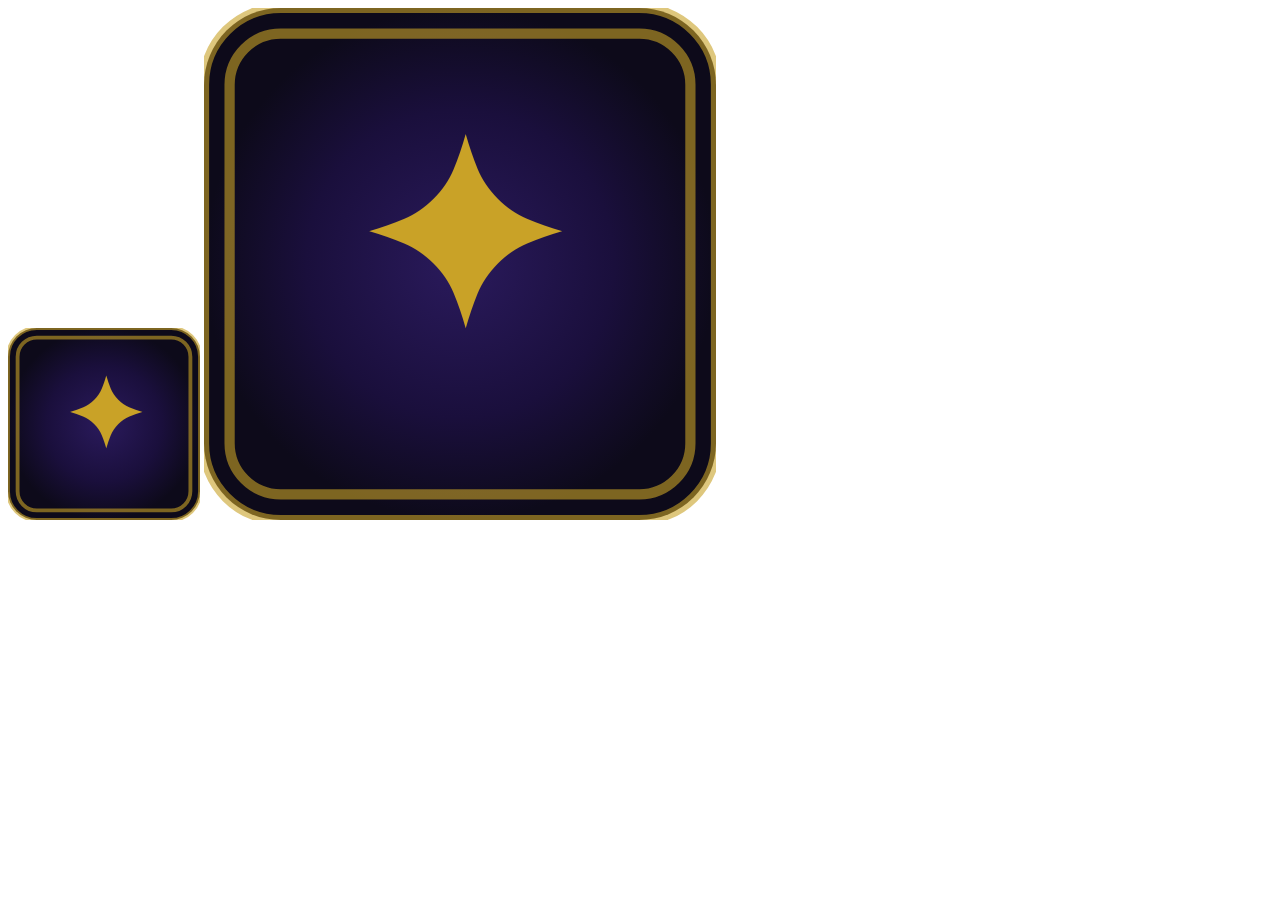
<file: assets/generate-icons.html>
<!DOCTYPE html>
<html>
<head><meta charset="UTF-8"><title>Icon Generator</title></head>
<body>
<canvas id="c192" width="192" height="192"></canvas>
<canvas id="c512" width="512" height="512"></canvas>
<script>
function drawIcon(canvas, size) {
  const ctx = canvas.getContext('2d');
  const s = size;
  
  // Background gradient
  const grad = ctx.createRadialGradient(s/2, s/2, 0, s/2, s/2, s/2);
  grad.addColorStop(0, '#2a1a5c');
  grad.addColorStop(0.6, '#1a0f3c');
  grad.addColorStop(1, '#0d0a1a');
  ctx.fillStyle = grad;
  ctx.roundRect(0, 0, s, s, s*0.15);
  ctx.fill();
  
  // Star symbol
  ctx.fillStyle = '#c9a227';
  ctx.font = `bold ${s*0.5}px serif`;
  ctx.textAlign = 'center';
  ctx.textBaseline = 'middle';
  ctx.fillText('✦', s/2, s/2);
  
  // Border
  ctx.strokeStyle = '#c9a227';
  ctx.lineWidth = s * 0.02;
  ctx.globalAlpha = 0.6;
  ctx.roundRect(s*0.05, s*0.05, s*0.9, s*0.9, s*0.1);
  ctx.stroke();
  ctx.globalAlpha = 1;
}

['c192', 'c512'].forEach((id, i) => {
  const canvas = document.getElementById(id);
  const size = i === 0 ? 192 : 512;
  drawIcon(canvas, size);
  
  const link = document.createElement('a');
  link.download = `icon-${size}.png`;
  link.href = canvas.toDataURL('image/png');
  document.body.appendChild(link);
  link.click();
});
</script>
</body>
</html>
</file>
<file: style.css>
/* ==========================================================================
   Tarot Learning Hub - CSS Design System & Layout
   ========================================================================== */

/* --- CSS Variables & Design Tokens --- */
:root {
  /* Colors */
  --bg-space: #070814;
  --bg-deep: #0e0f26;
  --bg-glass: rgba(18, 20, 48, 0.55);
  --bg-glass-heavy: rgba(14, 15, 38, 0.85);
  --border-glass: rgba(223, 184, 108, 0.15);
  --border-glass-hover: rgba(223, 184, 108, 0.4);
  
  --gold: #dfb86c;
  --gold-light: #f3e0b2;
  --gold-dark: #9a722c;
  --gold-glow: rgba(223, 184, 108, 0.3);
  
  --text-primary: #f0f2f5;
  --text-muted: #a0aec0;
  --text-dark: #1a202c;
  
  --fire-color: #ff5e62;
  --water-color: #3a86ff;
  --air-color: #00f2fe;
  --earth-color: #00b894;
  
  --shadow-gold: 0 8px 32px 0 rgba(223, 184, 108, 0.15);
  --shadow-glow: 0 0 20px 2px rgba(223, 184, 108, 0.4);
  --shadow-dark: 0 8px 32px 0 rgba(0, 0, 0, 0.5);
  
  /* Fonts */
  --font-title: 'Cinzel', Georgia, serif;
  --font-body: 'Inter', system-ui, -apple-system, sans-serif;
  
  /* Transitions */
  --transition-smooth: all 0.4s cubic-bezier(0.16, 1, 0.3, 1);
  --transition-fast: all 0.2s ease;
}

/* --- Base & Reset --- */
* {
  box-sizing: border-box;
  margin: 0;
  padding: 0;
}

html {
  scroll-behavior: smooth;
}

body {
  font-family: var(--font-body);
  background-color: var(--bg-space);
  color: var(--text-primary);
  min-height: 100vh;
  overflow-x: hidden;
  line-height: 1.6;
}

/* --- Starry Canvas Background & Nebula --- */
#stars-canvas {
  position: fixed;
  top: 0;
  left: 0;
  width: 100vw;
  height: 100vh;
  z-index: -2;
  pointer-events: none;
}

.nebula-overlay {
  position: fixed;
  top: 0;
  left: 0;
  width: 100vw;
  height: 100vh;
  background: 
    radial-gradient(circle at 20% 30%, rgba(26, 15, 48, 0.45) 0%, transparent 50%),
    radial-gradient(circle at 80% 70%, rgba(10, 30, 60, 0.35) 0%, transparent 60%),
    url('assets/cosmic_background.png') no-repeat center center;
  background-size: cover;
  opacity: 0.65;
  z-index: -1;
  pointer-events: none;
}

/* --- Typography --- */
h1, h2, h3, h4 {
  font-family: var(--font-title);
  letter-spacing: 0.05em;
  color: var(--text-primary);
}

.gold-text {
  background: linear-gradient(135deg, var(--gold-light), var(--gold), var(--gold-dark));
  -webkit-background-clip: text;
  -webkit-text-fill-color: transparent;
  text-shadow: 0 0 10px rgba(223, 184, 108, 0.1);
  font-weight: 700;
}

p {
  color: var(--text-muted);
  font-weight: 300;
}

/* --- Layout Container --- */
.container {
  max-width: 1200px;
  margin: 0 auto;
  padding: 100px 20px 40px 20px; /* offset for fixed header */
  min-height: calc(100vh - 100px);
}

/* --- Glassmorphism UI Panels --- */
.glass-panel {
  background: var(--bg-glass);
  backdrop-filter: blur(12px);
  -webkit-backdrop-filter: blur(12px);
  border: 1px solid var(--border-glass);
  border-radius: 16px;
  box-shadow: var(--shadow-dark);
  transition: var(--transition-smooth);
}

.glass-panel:hover {
  border-color: var(--border-glass-hover);
  box-shadow: var(--shadow-gold);
}

/* --- Header & Navigation --- */
header {
  position: fixed;
  top: 0;
  left: 0;
  width: 100%;
  z-index: 100;
  background: rgba(7, 8, 20, 0.8);
  backdrop-filter: blur(10px);
  -webkit-backdrop-filter: blur(10px);
  border-bottom: 1px solid var(--border-glass);
}

.header-container {
  max-width: 1200px;
  margin: 0 auto;
  padding: 15px 20px;
  display: flex;
  justify-content: space-between;
  align-items: center;
}

.logo {
  display: flex;
  align-items: center;
  gap: 10px;
  cursor: pointer;
  user-select: none;
}

.logo-symbol {
  font-size: 24px;
  color: var(--gold);
  animation: pulseGlow 3s infinite ease-in-out;
}

.logo-text {
  font-family: var(--font-title);
  font-size: 22px;
  font-weight: 800;
  letter-spacing: 0.15em;
  color: var(--text-primary);
}

.logo-sub {
  font-size: 11px;
  color: var(--gold);
  border-left: 1px solid var(--border-glass-hover);
  padding-left: 10px;
  margin-left: 5px;
  letter-spacing: 0.1em;
}

nav {
  display: block;
}

.nav-links {
  list-style: none;
  display: flex;
  gap: 25px;
}

.nav-link {
  text-decoration: none;
  color: var(--text-muted);
  font-size: 14px;
  font-weight: 500;
  letter-spacing: 0.05em;
  padding: 8px 12px;
  border-radius: 8px;
  transition: var(--transition-fast);
  display: flex;
  align-items: center;
  gap: 8px;
}

.nav-link i {
  font-size: 13px;
  transition: var(--transition-fast);
}

.nav-link:hover, .nav-link.active {
  color: var(--gold);
  background: rgba(223, 184, 108, 0.08);
}

.nav-link.active i {
  transform: scale(1.1);
  color: var(--gold);
}

.menu-toggle {
  display: none;
  font-size: 22px;
  color: var(--text-primary);
  cursor: pointer;
}

/* --- Mobile Sidebar --- */
.mobile-sidebar {
  position: fixed;
  top: 0;
  right: -280px;
  width: 280px;
  height: 100vh;
  background: var(--bg-glass-heavy);
  backdrop-filter: blur(20px);
  -webkit-backdrop-filter: blur(20px);
  z-index: 1000;
  padding: 40px 20px;
  border-left: 1px solid var(--border-glass);
  transition: right 0.4s cubic-bezier(0.16, 1, 0.3, 1);
  box-shadow: var(--shadow-dark);
}

.mobile-sidebar.open {
  right: 0;
}

.sidebar-close {
  position: absolute;
  top: 15px;
  left: 20px;
  font-size: 30px;
  color: var(--text-muted);
  cursor: pointer;
  transition: var(--transition-fast);
}

.sidebar-close:hover {
  color: var(--gold);
}

.sidebar-links {
  list-style: none;
  margin-top: 50px;
  display: flex;
  flex-direction: column;
  gap: 15px;
}

.sidebar-link {
  text-decoration: none;
  color: var(--text-muted);
  font-size: 16px;
  font-weight: 500;
  display: flex;
  align-items: center;
  gap: 12px;
  padding: 12px 15px;
  border-radius: 8px;
  transition: var(--transition-fast);
}

.sidebar-link:hover, .sidebar-link.active {
  color: var(--gold);
  background: rgba(223, 184, 108, 0.08);
}

/* --- Interactive Tarot Card Component (3D Deck & Flip) --- */
.showcase-card-container, .modal-card-display, .library-card-wrapper, .slot-card-wrapper {
  perspective: 1000px;
}

.showcase-card, .modal-3d-card, .tarot-card, .playable-card {
  width: 170px;
  height: 260px;
  position: relative;
  transform-style: preserve-3d;
  transition: transform 0.6s cubic-bezier(0.23, 1, 0.32, 1);
  cursor: pointer;
}

.card-inner {
  width: 100%;
  height: 100%;
  position: absolute;
  transform-style: preserve-3d;
  transition: transform 0.8s cubic-bezier(0.175, 0.885, 0.32, 1.1);
}

/* Back vs Front Card designs */
.card-front-design, .card-back-design {
  width: 100%;
  height: 100%;
  position: absolute;
  top: 0;
  left: 0;
  backface-visibility: hidden;
  border-radius: 12px;
  border: 1px solid var(--gold);
  padding: 15px;
  display: flex;
  flex-direction: column;
  justify-content: space-between;
}

/* Front card layout */
.card-front-design {
  background: 
    linear-gradient(rgba(13, 12, 21, 0.75), rgba(13, 12, 21, 0.85)), 
    url('assets/cosmic_background.png') no-repeat center center;
  background-size: cover;
  color: var(--text-primary);
  box-shadow: 0 4px 15px rgba(0, 0, 0, 0.4);
}

.card-front-design.illustrated-card {
  background-repeat: no-repeat;
  background-position: center center;
  background-size: cover;
  padding: 12px;
}

.card-front-design.illustrated-card::before {
  content: '';
  position: absolute;
  top: 0;
  left: 0;
  width: 100%;
  height: 100%;
  background: linear-gradient(to bottom, rgba(0,0,0,0.2) 0%, rgba(0,0,0,0) 40%, rgba(0,0,0,0.65) 100%);
  border-radius: 11px;
  pointer-events: none;
  z-index: 1;
}

.card-front-design.illustrated-card .card-header,
.card-front-design.illustrated-card .card-footer-info {
  z-index: 2;
}

.card-front-design.illustrated-card .card-artwork {
  display: none !important;
}

/* Glow effects behind card */
.card-glow {
  position: absolute;
  top: 0;
  left: 0;
  width: 100%;
  height: 100%;
  border-radius: 12px;
  z-index: -1;
  transition: var(--transition-smooth);
}

.card-front-design:hover .card-glow {
  box-shadow: var(--shadow-glow);
}

.card-header {
  display: flex;
  justify-content: space-between;
  align-items: center;
  font-size: 12px;
  color: var(--gold-light);
  font-family: var(--font-title);
}

.card-num {
  font-weight: bold;
}

.card-el {
  border: 1px solid rgba(223, 184, 108, 0.3);
  padding: 2px 6px;
  border-radius: 10px;
  font-size: 10px;
}

.card-artwork {
  flex-grow: 1;
  display: flex;
  justify-content: center;
  align-items: center;
  margin: 15px 0;
}

.card-artwork svg {
  max-width: 90%;
  max-height: 110px;
  transition: var(--transition-smooth);
}

.tarot-card:hover .card-artwork svg {
  transform: scale(1.08) translateY(-5px);
}

.card-footer-info {
  display: flex;
  flex-direction: column;
  align-items: center;
  gap: 2px;
}

.card-cn-name {
  font-family: var(--font-title);
  font-size: 17px;
  font-weight: bold;
  color: var(--gold);
  letter-spacing: 0.1em;
}

.card-en-name {
  font-size: 10px;
  color: var(--text-muted);
  text-transform: uppercase;
  letter-spacing: 0.05em;
}

/* Back of Card */
.card-back-design {
  background: url('assets/tarot_card_back.png') no-repeat center center;
  background-size: cover;
  transform: rotateY(180deg);
  justify-content: center;
  align-items: center;
  box-shadow: 0 4px 15px rgba(0, 0, 0, 0.4);
  border: 1px solid var(--gold);
}

.card-back-design .card-back-pattern {
  display: none;
}

.card-back-pattern {
  width: 90%;
  height: 90%;
  border: 1px dashed rgba(223, 184, 108, 0.25);
  border-radius: 8px;
  position: relative;
  display: flex;
  justify-content: center;
  align-items: center;
}

.astrological-circle {
  width: 80px;
  height: 80px;
  border: 1px solid rgba(223, 184, 108, 0.2);
  border-radius: 50%;
  position: absolute;
}

.astrological-circle::before {
  content: '';
  position: absolute;
  top: 5px;
  left: 5px;
  right: 5px;
  bottom: 5px;
  border: 1px dashed rgba(223, 184, 108, 0.15);
  border-radius: 50%;
  animation: rotateClockwise 20s linear infinite;
}

.inner-cross {
  position: absolute;
  width: 100px;
  height: 100px;
}

.inner-cross::before, .inner-cross::after {
  content: '';
  position: absolute;
  background: rgba(223, 184, 108, 0.15);
}

.inner-cross::before {
  top: 0;
  left: 49%;
  width: 2px;
  height: 100%;
}

.inner-cross::after {
  top: 49%;
  left: 0;
  width: 100%;
  height: 2px;
}

.center-star {
  font-size: 20px;
  color: var(--gold);
  z-index: 2;
  animation: pulseGlow 2s infinite ease-in-out;
}

/* Class to trigger 180 flip */
.flipped .card-inner {
  transform: rotateY(180deg);
}

/* Class to trigger reversed card look (only visual on front) */
.card-reversed-view .card-front-design,
.card-front-design.card-reversed-view {
  transform: rotate(180deg);
}

/* --- Section Switch Logic (SPA) --- */
.page-section {
  display: none;
  opacity: 0;
  transform: translateY(20px);
  transition: opacity 0.5s ease, transform 0.5s ease;
}

.page-section.active {
  display: block;
  opacity: 1;
  transform: translateY(0);
}

/* --- SECTION 1: HOME PAGE --- */
.hero-section {
  display: grid;
  grid-template-columns: 1.2fr 0.8fr;
  align-items: center;
  gap: 50px;
  min-height: 70vh;
  margin-bottom: 60px;
}

.hero-content {
  display: flex;
  flex-direction: column;
  gap: 20px;
}

.hero-badge {
  color: var(--gold);
  font-size: 13px;
  font-weight: 600;
  letter-spacing: 0.2em;
  text-transform: uppercase;
}

.hero-title {
  font-size: 52px;
  line-height: 1.2;
  font-weight: 800;
}

.hero-desc {
  font-size: 16px;
  max-width: 580px;
  color: var(--text-muted);
}

.hero-ctas {
  display: flex;
  gap: 15px;
  margin-top: 10px;
}

/* Buttons styling */
.btn {
  font-family: var(--font-body);
  font-weight: 500;
  border-radius: 8px;
  padding: 12px 24px;
  cursor: pointer;
  transition: var(--transition-fast);
  display: inline-flex;
  align-items: center;
  justify-content: center;
  gap: 10px;
  font-size: 14px;
  letter-spacing: 0.05em;
}

.btn-lg {
  padding: 14px 30px;
  font-size: 15px;
}

.btn-sm {
  padding: 8px 16px;
  font-size: 12px;
}

.btn-block {
  display: flex;
  width: 100%;
}

.btn-text {
  background: transparent;
  border: none;
  color: var(--text-muted);
  padding: 8px 12px;
}

.btn-text:hover {
  color: var(--gold);
}

.btn-primary {
  background: linear-gradient(135deg, var(--gold-light) 0%, var(--gold) 50%, var(--gold-dark) 100%);
  color: var(--bg-space);
  border: none;
  box-shadow: 0 4px 15px rgba(223, 184, 108, 0.2);
  font-weight: 600;
}

.btn-primary:hover {
  transform: translateY(-2px);
  box-shadow: 0 6px 20px rgba(223, 184, 108, 0.4);
}

.btn-outline {
  background: transparent;
  border: 1px solid var(--border-glass-hover);
  color: var(--text-primary);
}

.btn-outline:hover {
  background: rgba(223, 184, 108, 0.1);
  border-color: var(--gold);
  color: var(--gold);
}

.hero-showcase {
  display: flex;
  justify-content: center;
  align-items: center;
  position: relative;
  height: 350px;
}

.showcase-card-container {
  position: relative;
  width: 200px;
  height: 300px;
}

.showcase-card-container .showcase-card {
  position: absolute;
  width: 200px;
  height: 300px;
  top: 0;
  left: 0;
  transition: var(--transition-smooth);
}

.showcase-card-container .showcase-card.back {
  transform: rotate(-12deg) translateX(-35px) translateY(10px) scale(0.95);
  z-index: 1;
  opacity: 0.6;
}

.showcase-card-container .showcase-card.front {
  transform: rotate(6deg) translateX(30px) scale(1.05);
  z-index: 2;
  box-shadow: 0 10px 30px rgba(0,0,0,0.6);
}

/* Feature grid */
.feature-grid {
  display: grid;
  grid-template-columns: repeat(3, 1fr);
  gap: 25px;
  margin-top: 40px;
}

.feature-card {
  padding: 30px;
  display: flex;
  flex-direction: column;
  gap: 15px;
  cursor: pointer;
}

.feat-icon {
  font-size: 30px;
  color: var(--gold);
  width: 50px;
  height: 50px;
  display: flex;
  align-items: center;
  justify-content: center;
  border-radius: 12px;
  background: rgba(223, 184, 108, 0.08);
}

.feature-card h3 {
  font-size: 18px;
  font-weight: 600;
}

.feature-card p {
  font-size: 14px;
}

.feat-link {
  font-size: 13px;
  color: var(--gold);
  display: flex;
  align-items: center;
  gap: 5px;
  margin-top: auto;
  font-weight: 500;
}

.feat-link i {
  transition: transform 0.2s ease;
}

.feature-card:hover .feat-link i {
  transform: translateX(4px);
}

/* --- SECTION 2: GUIDE PAGE --- */
.section-header {
  text-align: center;
  margin-bottom: 50px;
}

.section-title {
  font-size: 36px;
  font-weight: 800;
  margin-bottom: 10px;
  position: relative;
  display: inline-block;
  padding-bottom: 15px;
}

.section-title::after {
  content: '✦';
  position: absolute;
  bottom: -10px;
  left: 50%;
  transform: translateX(-50%);
  color: var(--gold);
  font-size: 16px;
}

.section-subtitle {
  font-size: 15px;
}

.guide-layout {
  display: grid;
  grid-template-columns: 280px 1fr;
  gap: 30px;
  align-items: start;
}

.guide-sidebar {
  padding: 20px;
  position: sticky;
  top: 90px;
}

.guide-toc {
  list-style: none;
  display: flex;
  flex-direction: column;
  gap: 5px;
}

.toc-link {
  text-decoration: none;
  color: var(--text-muted);
  font-size: 14px;
  padding: 10px 12px;
  border-radius: 8px;
  display: block;
  transition: var(--transition-fast);
}

.toc-link:hover, .toc-link.active {
  color: var(--gold);
  background: rgba(223, 184, 108, 0.06);
}

.toc-link.active {
  font-weight: 600;
  border-left: 2px solid var(--gold);
  border-top-left-radius: 0;
  border-bottom-left-radius: 0;
  padding-left: 10px;
}

.guide-content {
  padding: 40px;
  min-height: 500px;
}

.guide-article {
  display: none;
  animation: fadeIn 0.4s ease forwards;
}

.guide-article.active {
  display: block;
}

.guide-article h3 {
  font-size: 24px;
  color: var(--gold);
  margin-bottom: 20px;
  border-bottom: 1px solid var(--border-glass);
  padding-bottom: 10px;
}

.guide-article p {
  margin-bottom: 20px;
  font-size: 15px;
  line-height: 1.8;
}

.guide-article ul, .guide-article ol {
  margin-left: 25px;
  margin-bottom: 25px;
  display: flex;
  flex-direction: column;
  gap: 10px;
}

.guide-article li {
  font-size: 15px;
  color: var(--text-muted);
}

.guide-highlight {
  background: rgba(223, 184, 108, 0.05);
  border-left: 3px solid var(--gold);
  padding: 20px;
  border-radius: 0 12px 12px 0;
  margin: 30px 0;
  display: flex;
  gap: 15px;
}

.guide-highlight i {
  color: var(--gold);
  font-size: 20px;
}

.guide-highlight span {
  font-size: 15px;
  font-style: italic;
  color: var(--text-primary);
}

/* QA grid */
.qa-grid {
  display: grid;
  grid-template-columns: 1fr 1fr;
  gap: 20px;
  margin: 25px 0;
}

.qa-box {
  padding: 20px;
  border-radius: 12px;
  background: rgba(255, 255, 255, 0.02);
}

.qa-box.dont {
  border: 1px solid rgba(255, 94, 98, 0.15);
}

.qa-box.do {
  border: 1px solid rgba(0, 184, 148, 0.15);
}

.badge {
  display: inline-block;
  padding: 4px 8px;
  border-radius: 6px;
  font-size: 12px;
  font-weight: 600;
  margin-bottom: 15px;
}

.badge-dont {
  background: rgba(255, 94, 98, 0.1);
  color: var(--fire-color);
}

.badge-do {
  background: rgba(0, 184, 148, 0.1);
  color: var(--earth-color);
}

.qa-box ul {
  list-style: none;
  margin: 0;
}

.qa-box li {
  position: relative;
  padding-left: 15px;
  font-size: 14px;
}

.qa-box li::before {
  content: '•';
  position: absolute;
  left: 0;
  color: var(--gold);
}

/* Elements grid */
.elements-grid {
  display: grid;
  grid-template-columns: 1fr 1fr;
  gap: 20px;
  margin-top: 25px;
}

.element-box {
  padding: 20px;
  border-radius: 12px;
  background: rgba(255, 255, 255, 0.02);
  border: 1px solid var(--border-glass);
}

.elem-header {
  font-family: var(--font-title);
  font-size: 18px;
  font-weight: bold;
  display: flex;
  align-items: center;
  gap: 8px;
  margin-bottom: 10px;
}

.element-box.fire { border-color: rgba(255, 94, 98, 0.2); }
.element-box.fire .elem-header { color: var(--fire-color); }
.element-box.water { border-color: rgba(58, 134, 255, 0.2); }
.element-box.water .elem-header { color: var(--water-color); }
.element-box.air { border-color: rgba(0, 242, 254, 0.2); }
.element-box.air .elem-header { color: var(--air-color); }
.element-box.earth { border-color: rgba(0, 184, 148, 0.2); }
.element-box.earth .elem-header { color: var(--earth-color); }

.element-box p {
  font-size: 13px;
  margin-bottom: 5px;
}

/* Read steps */
.read-steps {
  list-style: none;
  margin: 30px 0 0 0;
  display: flex;
  flex-direction: column;
  gap: 25px;
}

.read-steps li {
  display: flex;
  gap: 20px;
  align-items: flex-start;
}

.step-num {
  background: var(--gold);
  color: var(--bg-space);
  font-family: var(--font-title);
  font-weight: 800;
  width: 60px;
  height: 35px;
  display: flex;
  align-items: center;
  justify-content: center;
  border-radius: 18px;
  font-size: 12px;
  flex-shrink: 0;
}

.read-steps p {
  margin: 5px 0 0 0;
  font-size: 14px;
}

/* --- SECTION 3: LIBRARY PAGE --- */
.search-filter-container {
  padding: 20px;
  margin-bottom: 35px;
  display: flex;
  flex-direction: column;
  align-items: stretch;
  gap: 20px;
}

.search-box {
  display: flex;
  align-items: center;
  gap: 12px;
  background: rgba(255, 255, 255, 0.03);
  border: 1px solid var(--border-glass);
  border-radius: 8px;
  padding: 10px 16px;
  width: 450px;
  transition: var(--transition-fast);
}

.search-box:focus-within {
  border-color: var(--gold);
  box-shadow: 0 0 10px rgba(223, 184, 108, 0.2);
}

.search-box i {
  color: var(--text-muted);
}

.search-box input {
  background: transparent;
  border: none;
  color: var(--text-primary);
  font-family: var(--font-body);
  font-size: 14px;
  outline: none;
  width: 100%;
}

.filter-group {
  display: flex;
  align-items: center;
  flex-wrap: wrap;
  gap: 10px;
}

.filter-label {
  font-size: 13px;
  color: var(--text-muted);
}

.filter-btn {
  background: rgba(255, 255, 255, 0.03);
  border: 1px solid var(--border-glass);
  color: var(--text-muted);
  border-radius: 6px;
  padding: 6px 14px;
  font-size: 13px;
  cursor: pointer;
  transition: var(--transition-fast);
}

.filter-btn:hover, .filter-btn.active {
  border-color: var(--gold);
  color: var(--gold);
  background: rgba(223, 184, 108, 0.05);
}

.library-grid {
  display: grid;
  grid-template-columns: repeat(auto-fill, minmax(170px, 1fr));
  gap: 25px;
  justify-items: center;
}

/* Card wrappers for hover animations */
.library-card-wrapper {
  transition: transform 0.4s cubic-bezier(0.16, 1, 0.3, 1);
}

.library-card-wrapper:hover {
  transform: translateY(-8px);
}

.tarot-card {
  /* Inherited card sizing */
}

/* --- SECTION 4: INTERACTIVE SPREADS --- */
.spread-container {
  max-width: 1000px;
  margin: 0 auto;
}

.spread-config {
  padding: 40px;
  display: flex;
  flex-direction: column;
  gap: 30px;
}

.spread-config h3 {
  font-size: 20px;
  color: var(--gold-light);
  border-bottom: 1px solid var(--border-glass);
  padding-bottom: 8px;
}

.spread-options {
  display: grid;
  grid-template-columns: 1fr 1fr;
  gap: 25px;
}

.spread-card {
  border: 1px solid var(--border-glass);
  background: rgba(255,255,255,0.02);
  border-radius: 12px;
  padding: 25px;
  cursor: pointer;
  transition: var(--transition-smooth);
  display: flex;
  flex-direction: column;
  gap: 10px;
}

.spread-card:hover {
  border-color: var(--border-glass-hover);
  background: rgba(255,255,255,0.04);
}

.spread-card.active {
  border-color: var(--gold);
  background: rgba(223, 184, 108, 0.04);
  box-shadow: var(--shadow-gold);
}

.spread-opt-icon {
  font-size: 24px;
  color: var(--gold);
  display: flex;
  gap: 5px;
  margin-bottom: 5px;
}

.spread-card h4 {
  font-size: 17px;
  font-weight: 600;
}

.spread-card p {
  font-size: 13px;
}

.question-input-wrapper input {
  width: 100%;
  background: rgba(255, 255, 255, 0.03);
  border: 1px solid var(--border-glass);
  border-radius: 8px;
  padding: 15px 20px;
  color: var(--text-primary);
  font-family: var(--font-body);
  font-size: 15px;
  outline: none;
  transition: var(--transition-fast);
  margin-top: 15px;
}

.question-input-wrapper input:focus {
  border-color: var(--gold);
  box-shadow: 0 0 12px rgba(223, 184, 108, 0.25);
}

.input-hint {
  font-size: 12px;
  margin-top: 8px;
  color: var(--text-muted);
}

/* Spreads Drawing Workspace */
.spread-workspace {
  display: flex;
  flex-direction: column;
  gap: 30px;
  animation: fadeIn 0.4s ease forwards;
}

.workspace-header {
  display: flex;
  justify-content: space-between;
  align-items: center;
  border-bottom: 1px solid var(--border-glass);
  padding-bottom: 15px;
}

.current-question-display {
  font-size: 15px;
}

.current-question-display span {
  font-style: italic;
  color: var(--gold-light);
}

.drawing-board {
  display: grid;
  grid-template-columns: 1fr;
  gap: 40px;
  justify-items: center;
  align-items: center;
  margin: 20px 0;
}

/* Slots for spreading cards */
.slots-container {
  display: flex;
  justify-content: center;
  gap: 40px;
  flex-wrap: wrap;
  width: 100%;
  min-height: 300px;
  padding: 20px;
  border-radius: 16px;
  background: rgba(255,255,255,0.01);
  border: 1px dashed rgba(223, 184, 108, 0.08);
}

.slot {
  display: flex;
  flex-direction: column;
  align-items: center;
  gap: 15px;
}

.slot-label {
  font-family: var(--font-title);
  font-size: 14px;
  color: var(--gold);
  letter-spacing: 0.1em;
  background: rgba(223, 184, 108, 0.08);
  padding: 4px 12px;
  border-radius: 10px;
  border: 1px solid rgba(223, 184, 108, 0.15);
}

.slot-card-wrapper {
  width: 170px;
  height: 260px;
  border-radius: 12px;
  border: 2px dashed rgba(223, 184, 108, 0.15);
  display: flex;
  justify-content: center;
  align-items: center;
  transition: var(--transition-smooth);
  position: relative;
}

.slot-card-wrapper.occupied {
  border: none;
}

.slot-card-wrapper.active-slot {
  border-color: var(--gold);
  box-shadow: 0 0 15px rgba(223, 184, 108, 0.15);
  background: rgba(223, 184, 108, 0.02);
}

.slot-placeholder-icon {
  font-size: 32px;
  color: rgba(223, 184, 108, 0.15);
  animation: pulseLight 2s infinite ease-in-out;
}

.playable-card {
  position: absolute;
  top: 0;
  left: 0;
  width: 100%;
  height: 100%;
  z-index: 10;
}

/* Card Draw Deck */
.deck-area {
  display: flex;
  flex-direction: column;
  align-items: center;
  gap: 15px;
  margin-top: 10px;
}

.deck-guide-text {
  font-size: 13px;
  letter-spacing: 0.05em;
  color: var(--text-muted);
}

.interactive-deck {
  position: relative;
  width: 170px;
  height: 260px;
}

.deck-card-back {
  position: absolute;
  width: 100%;
  height: 100%;
  border-radius: 12px;
  border: 1px solid var(--gold);
  background: url('assets/tarot_card_back.png') no-repeat center center;
  background-size: cover;
  transition: var(--transition-smooth);
}

.deck-card-back.shadow-1 {
  transform: translate(6px, 6px);
  z-index: 1;
}

.deck-card-back.shadow-2 {
  transform: translate(3px, 3px);
  z-index: 2;
}

.deck-card-back.shadow-3 {
  transform: translate(0px, 0px);
  z-index: 3;
}

.deck-card-back.clickable {
  z-index: 4;
  cursor: pointer;
  box-shadow: 0 5px 15px rgba(0,0,0,0.5);
}

.deck-card-back.clickable:hover {
  transform: translate(-3px, -3px);
  box-shadow: 0 8px 25px rgba(223, 184, 108, 0.25);
  border-color: var(--gold-light);
}

/* Fly card drawing animation */
@keyframes flyToSlot {
  0% {
    transform: translate(0, 0) scale(1) rotate(0deg);
    opacity: 1;
  }
  100% {
    transform: translate(var(--dx), var(--dy)) scale(1) rotate(var(--rot));
    opacity: 1;
  }
}

.flying-card {
  position: fixed;
  z-index: 999;
  pointer-events: none;
  border-radius: 12px;
  border: 1px solid var(--gold);
  background: url('assets/tarot_card_back.png') no-repeat center center;
  background-size: cover;
  width: 170px;
  height: 260px;
  box-shadow: 0 10px 30px rgba(0,0,0,0.5);
}

/* Interpretation Results Panel */
.interpretation-panel {
  padding: 40px;
  animation: fadeIn 0.6s ease forwards;
}

.interpretation-title {
  text-align: center;
  font-size: 26px;
  color: var(--gold);
  margin-bottom: 10px;
}

.interpretation-intro {
  text-align: center;
  font-size: 14px;
  max-width: 650px;
  margin: 0 auto 35px auto;
}

.drawn-cards-analysis {
  display: flex;
  flex-direction: column;
  gap: 30px;
  margin-bottom: 40px;
}

.card-analysis-row {
  display: grid;
  grid-template-columns: 170px 1fr;
  gap: 30px;
  border-bottom: 1px solid var(--border-glass);
  padding-bottom: 30px;
  align-items: start;
}

.card-analysis-row:last-child {
  border-bottom: none;
  padding-bottom: 0;
}

.analysis-text-col {
  display: flex;
  flex-direction: column;
  gap: 12px;
}

.analysis-card-title {
  display: flex;
  align-items: center;
  gap: 15px;
}

.analysis-card-title h4 {
  font-size: 20px;
  color: var(--gold);
}

.orientation-tag {
  font-size: 12px;
  padding: 3px 8px;
  border-radius: 6px;
  font-weight: 600;
}

.orientation-tag.upright-tag {
  background: rgba(0, 184, 148, 0.1);
  color: var(--earth-color);
  border: 1px solid rgba(0, 184, 148, 0.2);
}

.orientation-tag.reversed-tag {
  background: rgba(255, 94, 98, 0.1);
  color: var(--fire-color);
  border: 1px solid rgba(255, 94, 98, 0.2);
}

.analysis-element-badge {
  font-size: 12px;
  color: var(--text-muted);
}

/* 偉特原著意涵主體 */
.analysis-meaning-section {
  margin: 10px 0 14px;
  padding: 14px 16px;
  background: rgba(255,255,255,0.03);
  border-radius: 8px;
  border: 1px solid rgba(223,184,108,0.12);
}

.analysis-meaning-main {
  font-size: 13.5px;
  line-height: 1.85;
  color: var(--text-primary);
}

/* 關係・事業 雙欄 */
.analysis-detail-grid {
  display: grid;
  grid-template-columns: 1fr 1fr;
  gap: 10px;
  margin: 10px 0;
}

@media (max-width: 600px) {
  .analysis-detail-grid { grid-template-columns: 1fr; }
}

.analysis-detail-item {
  display: flex;
  flex-direction: column;
  gap: 4px;
  background: rgba(255,255,255,0.025);
  border-radius: 7px;
  padding: 10px 14px;
  border: 1px solid rgba(255,255,255,0.06);
}

.detail-label {
  font-size: 10.5px;
  font-weight: 600;
  letter-spacing: 0.08em;
  color: var(--gold);
  text-transform: uppercase;
  opacity: 0.85;
}

.detail-value {
  font-size: 12.5px;
  line-height: 1.65;
  color: var(--text-muted);
}

/* 偉特核心詮釋欄 */
.analysis-advice-box {
  background: rgba(223, 184, 108, 0.04);
  border-left: 2px solid var(--gold);
  padding: 12px 18px;
  border-radius: 0 8px 8px 0;
  margin: 10px 0;
}

.advice-label {
  display: block;
  font-size: 10px;
  font-weight: 700;
  letter-spacing: 0.1em;
  color: var(--gold);
  text-transform: uppercase;
  margin-bottom: 6px;
  opacity: 0.9;
}

.analysis-advice-box p {
  font-size: 13px;
  line-height: 1.75;
  color: var(--text-primary);
}

/* 關鍵詞標籤 */
.analysis-keywords {
  display: flex;
  flex-wrap: wrap;
  gap: 6px;
  margin-top: 12px;
}

.kw-tag {
  font-size: 11px;
  padding: 3px 10px;
  border-radius: 20px;
  background: rgba(223,184,108,0.08);
  border: 1px solid rgba(223,184,108,0.2);
  color: var(--gold-light);
  letter-spacing: 0.04em;
}

.interpretation-footer {
  display: flex;
  justify-content: center;
  gap: 15px;
  border-top: 1px solid var(--border-glass);
  padding-top: 30px;
}

/* --- SECTION 5: QUIZZES --- */
.quiz-container {
  max-width: 650px;
  margin: 0 auto;
}

.quiz-start-panel {
  padding: 50px 40px;
  text-align: center;
  display: flex;
  flex-direction: column;
  align-items: center;
  gap: 20px;
}

.quiz-welcome-icon {
  font-size: 50px;
  color: var(--gold);
  background: rgba(223, 184, 108, 0.08);
  width: 90px;
  height: 90px;
  border-radius: 50%;
  display: flex;
  align-items: center;
  justify-content: center;
  border: 1px solid var(--border-glass-hover);
  animation: pulseGlow 3s infinite ease-in-out;
}

.quiz-start-panel h3 {
  font-size: 24px;
}

.quiz-start-panel p {
  font-size: 14px;
  max-width: 480px;
}

.quiz-info {
  display: flex;
  gap: 20px;
  font-size: 13px;
  color: var(--text-muted);
  background: rgba(255,255,255,0.02);
  padding: 10px 20px;
  border-radius: 20px;
  border: 1px solid var(--border-glass);
  margin: 10px 0;
}

/* Gameplay Panel */
.quiz-gameplay-panel {
  padding: 30px;
  display: flex;
  flex-direction: column;
  gap: 20px;
  position: relative;
  overflow: hidden;
}

.quiz-progress-bar-container {
  width: 100%;
  height: 4px;
  background: rgba(255, 255, 255, 0.05);
  position: absolute;
  top: 0;
  left: 0;
}

.quiz-progress-fill {
  height: 100%;
  background: linear-gradient(90deg, var(--gold-dark), var(--gold));
  transition: width 0.3s ease;
}

.quiz-game-header {
  display: flex;
  justify-content: space-between;
  align-items: center;
  font-size: 13px;
  color: var(--text-muted);
  border-bottom: 1px solid var(--border-glass);
  padding-bottom: 12px;
}

.quiz-question-container {
  display: flex;
  flex-direction: column;
  gap: 25px;
}

.quiz-question-text {
  font-size: 20px;
  line-height: 1.5;
}

.quiz-choices {
  display: flex;
  flex-direction: column;
  gap: 12px;
}

.choice-btn {
  background: rgba(255, 255, 255, 0.02);
  border: 1px solid var(--border-glass);
  color: var(--text-primary);
  border-radius: 8px;
  padding: 15px 20px;
  font-family: var(--font-body);
  font-size: 14px;
  text-align: left;
  cursor: pointer;
  transition: var(--transition-fast);
}

.choice-btn:hover:not(:disabled) {
  border-color: var(--border-glass-hover);
  background: rgba(223, 184, 108, 0.05);
  padding-left: 25px;
}

.choice-btn.correct {
  background: rgba(0, 184, 148, 0.15) !important;
  border-color: var(--earth-color) !important;
  color: #fff;
}

.choice-btn.wrong {
  background: rgba(255, 94, 98, 0.15) !important;
  border-color: var(--fire-color) !important;
  color: #fff;
}

.choice-btn:disabled {
  cursor: not-allowed;
  opacity: 0.6;
}

/* Feedback panel inside game */
.quiz-feedback-panel {
  border-top: 1px solid var(--border-glass);
  padding-top: 20px;
  margin-top: 10px;
  display: flex;
  flex-direction: column;
  gap: 15px;
  animation: slideUp 0.3s cubic-bezier(0.16, 1, 0.3, 1) forwards;
}

.feedback-status {
  font-size: 16px;
  font-weight: 700;
  display: flex;
  align-items: center;
  gap: 8px;
}

.feedback-status.correct-status {
  color: var(--earth-color);
}

.feedback-status.wrong-status {
  color: var(--fire-color);
}

.feedback-explanation {
  font-size: 13.5px;
  line-height: 1.6;
  color: var(--text-muted);
}

/* Results panel */
.quiz-results-panel {
  padding: 50px 40px;
  text-align: center;
  display: flex;
  flex-direction: column;
  align-items: center;
  gap: 20px;
  animation: fadeIn 0.5s ease forwards;
}

.results-badge {
  font-size: 50px;
  color: var(--gold);
}

.results-score-desc {
  font-size: 14px;
  color: var(--text-muted);
  text-transform: uppercase;
  letter-spacing: 0.1em;
}

.results-score {
  font-family: var(--font-title);
  font-size: 72px;
  font-weight: 800;
  color: var(--gold);
  line-height: 1;
}

.results-feedback-text {
  font-size: 15px;
  max-width: 450px;
}

.results-actions {
  display: flex;
  gap: 15px;
  margin-top: 10px;
}

/* --- CARD DETAIL MODAL OVERLAY --- */
.modal-overlay {
  position: fixed;
  top: 0;
  left: 0;
  width: 100vw;
  height: 100vh;
  background: rgba(5, 5, 12, 0.75);
  backdrop-filter: blur(8px);
  -webkit-backdrop-filter: blur(8px);
  z-index: 1000;
  display: none;
  justify-content: center;
  align-items: flex-start; /* Start from top to support overflow scrolling */
  padding: 40px 20px;
  overflow-y: auto;
}

.modal-overlay.open {
  display: flex;
  animation: fadeIn 0.3s ease forwards;
}

.modal-container {
  width: 100%;
  max-width: 850px;
  height: 80vh;
  max-height: 720px;
  min-height: 500px;
  position: relative;
  overflow: hidden;
  display: flex;
  animation: zoomIn 0.4s cubic-bezier(0.16, 1, 0.3, 1) forwards;
  background: var(--bg-glass-heavy);
  padding: 30px;
  margin: auto 0; /* Vertically center if smaller than screen, scroll otherwise */
}

.modal-close {
  position: absolute;
  top: 15px;
  right: 20px;
  font-size: 32px;
  color: var(--text-muted);
  cursor: pointer;
  transition: var(--transition-fast);
  z-index: 10;
}

.modal-close:hover {
  color: var(--gold);
}

.modal-body-layout {
  display: grid;
  grid-template-columns: 240px 1fr;
  gap: 35px;
  width: 100%;
  height: 100%;
  min-height: 0;
  overflow: hidden;
}

.modal-card-display {
  display: flex;
  flex-direction: column;
  align-items: center;
  justify-content: center;
  gap: 20px;
}

.modal-3d-card {
  width: 200px;
  height: 310px;
}

.modal-3d-card .card-front-design, .modal-3d-card .card-back-design {
  padding: 20px;
}

.modal-3d-card .card-cn-name {
  font-size: 20px;
}

.modal-3d-card .card-en-name {
  font-size: 11px;
}

.modal-3d-card .card-artwork svg {
  max-height: 130px;
}

/* Card details scrollable side */
.modal-card-info {
  display: flex;
  flex-direction: column;
  height: 100%;
  min-height: 0;
  overflow: hidden;
}

.modal-card-header {
  margin-bottom: 15px;
}

.modal-card-number-badge {
  font-family: var(--font-title);
  color: var(--gold);
  font-size: 14px;
  font-weight: 700;
  margin-right: 15px;
}

.modal-card-element-badge {
  font-size: 12px;
  color: var(--text-muted);
  background: rgba(255,255,255,0.03);
  border: 1px solid var(--border-glass);
  padding: 2px 8px;
  border-radius: 10px;
}

.modal-card-title {
  font-size: 28px;
  margin-top: 10px;
}

.modal-keywords-container {
  display: flex;
  flex-wrap: wrap;
  gap: 8px;
  margin-bottom: 20px;
}

.keyword-tag {
  background: rgba(223, 184, 108, 0.06);
  border: 1px solid rgba(223, 184, 108, 0.2);
  color: var(--gold-light);
  font-size: 12px;
  padding: 4px 10px;
  border-radius: 6px;
  font-weight: 500;
}

/* Scroll area for meanings */
.modal-info-scroll-area {
  flex-grow: 1;
  overflow-y: auto;
  padding-right: 15px;
  display: flex;
  flex-direction: column;
  gap: 25px;
}

/* Custom Scrollbar for Modal and scroll area */
.modal-info-scroll-area::-webkit-scrollbar {
  width: 6px;
}

.modal-info-scroll-area::-webkit-scrollbar-track {
  background: rgba(255, 255, 255, 0.01);
}

.modal-info-scroll-area::-webkit-scrollbar-thumb {
  background: var(--border-glass-hover);
  border-radius: 3px;
}

.modal-info-scroll-area::-webkit-scrollbar-thumb:hover {
  background: var(--gold);
}

.info-block h3 {
  font-size: 15px;
  color: var(--gold);
  margin-bottom: 8px;
  display: flex;
  align-items: center;
  gap: 8px;
}

.info-block p {
  font-size: 14px;
  line-height: 1.7;
}

.card-meaning-block {
  padding: 20px;
  border-radius: 12px;
  background: rgba(255,255,255,0.01);
}

.card-meaning-block.upright {
  border-left: 3px solid var(--earth-color);
}

.card-meaning-block.reversed {
  border-left: 3px solid var(--fire-color);
}

.card-meaning-block h3 {
  font-size: 16px;
  margin-bottom: 10px;
}

.card-meaning-block.upright h3 { color: var(--earth-color); }
.card-meaning-block.reversed h3 { color: var(--fire-color); }

.meaning-details {
  margin-top: 15px;
  display: flex;
  flex-direction: column;
  gap: 8px;
  border-top: 1px dashed var(--border-glass);
  padding-top: 12px;
}

.meaning-details p {
  font-size: 13px;
}

.meaning-details i {
  width: 16px;
  text-align: center;
  color: var(--gold);
}

/* --- Footer --- */
footer {
  border-top: 1px solid var(--border-glass);
  background: rgba(5, 5, 12, 0.85);
  padding: 40px 20px;
  margin-top: 60px;
}

.footer-container {
  max-width: 1200px;
  margin: 0 auto;
  display: flex;
  flex-direction: column;
  align-items: center;
  gap: 15px;
  text-align: center;
}

.footer-logo {
  font-family: var(--font-title);
  font-size: 18px;
  font-weight: 700;
  letter-spacing: 0.1em;
  color: var(--gold);
}

.footer-copy {
  font-size: 12px;
  color: var(--text-muted);
}

.footer-links {
  display: flex;
  gap: 20px;
  margin-top: 5px;
}

.footer-nav-link {
  text-decoration: none;
  font-size: 12px;
  color: var(--text-muted);
  transition: var(--transition-fast);
}

.footer-nav-link:hover {
  color: var(--gold);
}

/* ==========================================================================
   Animations & Transitions
   ========================================================================== */
@keyframes fadeIn {
  from { opacity: 0; }
  to { opacity: 1; }
}

@keyframes zoomIn {
  from { opacity: 0; transform: scale(0.92); }
  to { opacity: 1; transform: scale(1); }
}

@keyframes slideUp {
  from { opacity: 0; transform: translateY(15px); }
  to { opacity: 1; transform: translateY(0); }
}

@keyframes pulseGlow {
  0%, 100% {
    text-shadow: 0 0 5px rgba(223, 184, 108, 0.2);
    opacity: 0.8;
  }
  50% {
    text-shadow: 0 0 15px rgba(223, 184, 108, 0.7);
    opacity: 1;
  }
}

@keyframes pulseLight {
  0%, 100% { opacity: 0.2; }
  50% { opacity: 0.6; }
}

@keyframes rotateClockwise {
  from { transform: rotate(0deg); }
  to { transform: rotate(360deg); }
}

/* ==========================================================================
   Responsive Design System (RWD)
   ========================================================================== */
@media (max-width: 992px) {
  .hero-section {
    grid-template-columns: 1fr;
    text-align: center;
    gap: 40px;
  }
  
  .hero-desc {
    margin: 0 auto;
  }
  
  .hero-ctas {
    justify-content: center;
  }
  
  .feature-grid {
    grid-template-columns: 1fr 1fr;
  }
  
  .guide-layout {
    grid-template-columns: 1fr;
  }
  
  .guide-sidebar {
    position: static;
    margin-bottom: 20px;
  }
  
  .guide-toc {
    flex-direction: row;
    flex-wrap: wrap;
    gap: 8px;
  }
  
  .toc-link {
    padding: 8px 12px;
  }
  
  .toc-link.active {
    border-left: none;
    border-bottom: 2px solid var(--gold);
    border-top-left-radius: 8px;
    border-bottom-left-radius: 8px;
  }
  
  .modal-container {
    height: auto;
    max-height: none;
    min-height: 0;
  }
  
  .modal-body-layout {
    display: block;
    grid-template-columns: 1fr;
    overflow-y: visible;
    height: auto;
  }

  .modal-card-info {
    height: auto;
    overflow: visible;
    display: block;
  }

  .modal-info-scroll-area {
    overflow-y: visible;
    height: auto;
    padding-right: 0;
  }
  
  .modal-card-display {
    padding-bottom: 15px;
    border-bottom: 1px solid var(--border-glass);
  }
  
  .modal-3d-card {
    width: 150px;
    height: 230px;
  }
  
  .modal-3d-card .card-artwork svg {
    max-height: 90px;
  }
  
  .search-filter-container {
    flex-direction: column;
    align-items: stretch;
  }
  
  .search-box {
    width: 100%;
  }
  
  .filter-group {
    justify-content: space-between;
  }

  .history-modal-container {
    height: auto;
    max-height: none;
  }
  .history-modal-body {
    height: auto;
    overflow: visible;
  }
  .history-modal-cards-grid {
    overflow-y: visible;
    height: auto;
  }
}

@media (max-width: 768px) {
  .container {
    padding: 80px 15px 30px 15px;
  }
  
  .hero-title {
    font-size: 38px;
  }
  
  nav {
    display: none;
  }
  
  .menu-toggle {
    display: block;
  }
  
  .feature-grid {
    grid-template-columns: 1fr;
  }
  
  .qa-grid, .elements-grid {
    grid-template-columns: 1fr;
  }
  
  .spread-options {
    grid-template-columns: 1fr;
  }
  
  .card-analysis-row {
    grid-template-columns: 1fr;
    justify-items: center;
    text-align: center;
  }
  
  .analysis-card-title {
    justify-content: center;
  }
  
  .analysis-advice-box {
    text-align: left;
  }
  
  .results-actions {
    flex-direction: column;
    width: 100%;
  }
  
  .results-actions button {
    width: 100%;
  }
}

/* ==========================================================================
   DAILY TAROT WIDGET
   ========================================================================== */
.daily-tarot-section {
  display: grid;
  grid-template-columns: 1fr 1.2fr;
  gap: 40px;
  padding: 40px;
  margin: 50px 0;
  align-items: center;
}

.daily-tarot-intro {
  display: flex;
  flex-direction: column;
  gap: 15px;
}

.daily-badge {
  color: var(--gold);
  font-size: 12px;
  font-weight: bold;
  letter-spacing: 0.15em;
}

.daily-tarot-card-space {
  display: flex;
  gap: 30px;
  align-items: center;
}

.daily-card-container {
  width: 170px;
  height: 260px;
  perspective: 1000px;
  flex-shrink: 0;
}

.daily-card-slot {
  width: 100%;
  height: 100%;
  border-radius: 12px;
  border: 2px dashed rgba(223, 184, 108, 0.15);
  display: flex;
  justify-content: center;
  align-items: center;
  position: relative;
  transition: var(--transition-smooth);
}

.daily-card-slot.occupied {
  border: none;
}

.daily-tarot-result {
  display: flex;
  flex-direction: column;
  gap: 12px;
  animation: fadeIn 0.5s ease forwards;
}

.daily-card-title-text {
  font-size: 22px;
  color: var(--gold);
}

.daily-keywords {
  display: flex;
  flex-wrap: wrap;
  gap: 8px;
}

.daily-advice {
  font-size: 14px;
  line-height: 1.6;
  color: var(--text-muted);
}

.daily-status-locked {
  font-size: 11.5px;
  color: var(--gold-dark);
  background: rgba(223, 184, 108, 0.05);
  padding: 4px 10px;
  border-radius: 6px;
  border: 1px solid rgba(223, 184, 108, 0.1);
  display: inline-flex;
  align-items: center;
  gap: 6px;
  align-self: flex-start;
  margin-top: 5px;
}

/* ==========================================================================
   HISTORY ARCHIVE PANEL
   ========================================================================== */
.history-archive-section {
  padding: 30px;
  margin-top: 40px;
  display: flex;
  flex-direction: column;
  gap: 20px;
}

.archive-header {
  display: flex;
  justify-content: space-between;
  align-items: center;
  border-bottom: 1px solid var(--border-glass);
  padding-bottom: 12px;
}

.archive-header h3 {
  font-size: 18px;
  display: flex;
  align-items: center;
  gap: 8px;
  color: var(--gold);
}

.archive-list {
  display: flex;
  flex-direction: column;
  gap: 12px;
  max-height: 350px;
  overflow-y: auto;
  padding-right: 10px;
}

/* Custom Scrollbar for Archive List */
.archive-list::-webkit-scrollbar {
  width: 4px;
}
.archive-list::-webkit-scrollbar-track {
  background: transparent;
}
.archive-list::-webkit-scrollbar-thumb {
  background: var(--border-glass);
  border-radius: 2px;
}

.archive-empty-state {
  text-align: center;
  padding: 40px;
  color: var(--text-muted);
  display: flex;
  flex-direction: column;
  align-items: center;
  gap: 12px;
}

.archive-empty-state i {
  font-size: 32px;
  color: var(--gold-glow);
}

.archive-item {
  background: rgba(255, 255, 255, 0.015);
  border: 1px solid var(--border-glass);
  border-radius: 10px;
  padding: 15px 20px;
  display: flex;
  justify-content: space-between;
  align-items: center;
  transition: var(--transition-fast);
  cursor: pointer;
}

.archive-item:hover {
  background: rgba(223, 184, 108, 0.03);
  border-color: var(--border-glass-hover);
}

.archive-item-info {
  display: flex;
  flex-direction: column;
  gap: 5px;
}

.archive-item-meta {
  display: flex;
  align-items: center;
  gap: 12px;
  font-size: 12px;
  color: var(--text-muted);
}

.archive-date {
  font-weight: 500;
}

.archive-type-badge {
  background: rgba(223, 184, 108, 0.08);
  color: var(--gold);
  border: 1px solid rgba(223, 184, 108, 0.15);
  padding: 1px 6px;
  border-radius: 4px;
}

.archive-question-text {
  font-size: 14.5px;
  font-weight: 500;
  color: var(--text-primary);
  max-width: 550px;
  white-space: nowrap;
  overflow: hidden;
  text-overflow: ellipsis;
}

.archive-item-actions {
  display: flex;
  align-items: center;
  gap: 15px;
}

.archive-cards-preview {
  display: flex;
  gap: 6px;
}

.archive-card-badge {
  background: rgba(255,255,255,0.03);
  border: 1px solid var(--border-glass);
  border-radius: 4px;
  padding: 2px 6px;
  font-size: 11px;
  font-family: var(--font-title);
  color: var(--gold-light);
}

.btn-delete {
  background: transparent;
  border: none;
  color: var(--text-muted);
  cursor: pointer;
  padding: 5px;
  font-size: 14px;
  transition: var(--transition-fast);
}

.btn-delete:hover {
  color: var(--fire-color);
  transform: scale(1.1);
}

/* ==========================================================================
   HISTORY MODAL SPECIFICS
   ========================================================================== */
.history-modal-container {
  max-width: 900px;
}

.history-modal-body {
  display: flex;
  flex-direction: column;
  height: 100%;
  overflow: hidden;
}

.history-modal-header {
  border-bottom: 1px solid var(--border-glass);
  padding-bottom: 15px;
  margin-bottom: 20px;
  display: flex;
  flex-direction: column;
  gap: 8px;
}

.history-meta {
  display: flex;
  gap: 15px;
  font-size: 12px;
  color: var(--text-muted);
}

.history-modal-date {
  font-weight: bold;
}

.history-modal-type {
  color: var(--gold);
}

.history-modal-question {
  font-size: 20px;
  color: var(--gold-light);
  line-height: 1.4;
}

.history-modal-cards-grid {
  flex-grow: 1;
  overflow-y: auto;
  padding-right: 10px;
  display: flex;
  flex-direction: column;
  gap: 25px;
}

.history-modal-cards-grid::-webkit-scrollbar {
  width: 4px;
}
.history-modal-cards-grid::-webkit-scrollbar-track {
  background: transparent;
}
.history-modal-cards-grid::-webkit-scrollbar-thumb {
  background: var(--border-glass);
  border-radius: 2px;
}

/* Nav sound active pulse */
#nav-sound-toggle.active i, #mobile-sound-toggle.active i {
  color: var(--gold);
  animation: pulseGlow 1.5s infinite alternate;
}

/* RWD Overrides for new features */
@media (max-width: 992px) {
  .daily-tarot-section {
    grid-template-columns: 1fr;
    padding: 30px;
    gap: 30px;
  }
  
  .daily-tarot-card-space {
    flex-direction: column;
    text-align: center;
    align-items: center;
  }
  
  .daily-status-locked {
    align-self: center;
  }
  
  .archive-item {
    flex-direction: column;
    align-items: stretch;
    gap: 15px;
  }
  
  .archive-item-actions {
    justify-content: space-between;
  }
  
  .archive-question-text {
    max-width: 100%;
  }
}

/* ==========================================================================
   MINOR ARCANA SUITS DECORATIVE STYLING
   ========================================================================== */
:root {
  --wands-glow: rgba(255, 94, 98, 0.45);
  --cups-glow: rgba(58, 134, 255, 0.45);
  --swords-glow: rgba(0, 242, 254, 0.45);
  --pentacles-glow: rgba(0, 184, 148, 0.45);
}

/* Wands - Fire Suit */
.card-front-design.card-suit-wands {
  background: 
    radial-gradient(circle at center, rgba(255, 94, 98, 0.18) 0%, rgba(7, 8, 20, 0.95) 100%),
    url('assets/cosmic_background.png') no-repeat center center;
  background-size: cover;
  border-color: #ff5e62;
  box-shadow: 0 4px 15px rgba(255, 94, 98, 0.15);
}
.card-front-design.card-suit-wands .card-num,
.card-front-design.card-suit-wands .card-cn-name {
  color: #ff8588;
}
.card-front-design.card-suit-wands .card-el {
  border-color: rgba(255, 94, 98, 0.35);
  color: #ff8588;
}
.card-front-design.card-suit-wands:hover .card-glow {
  box-shadow: 0 0 25px 2px rgba(255, 94, 98, 0.4);
}

/* Cups - Water Suit */
.card-front-design.card-suit-cups {
  background: 
    radial-gradient(circle at center, rgba(58, 134, 255, 0.18) 0%, rgba(7, 8, 20, 0.95) 100%),
    url('assets/cosmic_background.png') no-repeat center center;
  background-size: cover;
  border-color: #3a86ff;
  box-shadow: 0 4px 15px rgba(58, 134, 255, 0.15);
}
.card-front-design.card-suit-cups .card-num,
.card-front-design.card-suit-cups .card-cn-name {
  color: #70a6ff;
}
.card-front-design.card-suit-cups .card-el {
  border-color: rgba(58, 134, 255, 0.35);
  color: #70a6ff;
}
.card-front-design.card-suit-cups:hover .card-glow {
  box-shadow: 0 0 25px 2px rgba(58, 134, 255, 0.4);
}

/* Swords - Air Suit */
.card-front-design.card-suit-swords {
  background: 
    radial-gradient(circle at center, rgba(0, 242, 254, 0.15) 0%, rgba(7, 8, 20, 0.95) 100%),
    url('assets/cosmic_background.png') no-repeat center center;
  background-size: cover;
  border-color: #00f2fe;
  box-shadow: 0 4px 15px rgba(0, 242, 254, 0.15);
}
.card-front-design.card-suit-swords .card-num,
.card-front-design.card-suit-swords .card-cn-name {
  color: #5cf6ff;
}
.card-front-design.card-suit-swords .card-el {
  border-color: rgba(0, 242, 254, 0.35);
  color: #5cf6ff;
}
.card-front-design.card-suit-swords:hover .card-glow {
  box-shadow: 0 0 25px 2px rgba(0, 242, 254, 0.4);
}

/* Pentacles - Earth Suit */
.card-front-design.card-suit-pentacles {
  background: 
    radial-gradient(circle at center, rgba(0, 184, 148, 0.18) 0%, rgba(7, 8, 20, 0.95) 100%),
    url('assets/cosmic_background.png') no-repeat center center;
  background-size: cover;
  border-color: #00b894;
  box-shadow: 0 4px 15px rgba(0, 184, 148, 0.15);
}
.card-front-design.card-suit-pentacles .card-num,
.card-front-design.card-suit-pentacles .card-cn-name {
  color: #2edbb7;
}
.card-front-design.card-suit-pentacles .card-el {
  border-color: rgba(0, 184, 148, 0.35);
  color: #2edbb7;
}
.card-front-design.card-suit-pentacles:hover .card-glow {
  box-shadow: 0 0 25px 2px rgba(0, 184, 148, 0.4);
}

/* ==========================================================================
   DECK MODE SELECTOR (SIMULATOR CONFIG)
   ========================================================================== */
.deck-mode-wrapper {
  margin-top: 10px;
}
.deck-mode-wrapper h3 {
  font-size: 20px;
  color: var(--gold-light);
  border-bottom: 1px solid var(--border-glass);
  padding-bottom: 8px;
}
.deck-mode-options {
  display: grid;
  grid-template-columns: 1fr 1fr;
  gap: 25px;
  margin-top: 15px;
}
.deck-mode-option {
  border: 1px solid var(--border-glass);
  background: rgba(255, 255, 255, 0.02);
  border-radius: 12px;
  padding: 20px;
  cursor: pointer;
  transition: var(--transition-smooth);
  display: flex;
  align-items: center;
  gap: 15px;
}
.deck-mode-option:hover {
  border-color: var(--border-glass-hover);
  background: rgba(255, 255, 255, 0.04);
}
.deck-mode-option.active {
  border-color: var(--gold);
  background: rgba(223, 184, 108, 0.04);
  box-shadow: var(--shadow-gold);
}
.deck-mode-option i {
  font-size: 24px;
  color: var(--gold);
  transition: var(--transition-smooth);
}
.deck-mode-option.active i {
  text-shadow: var(--shadow-glow);
}
.deck-mode-opt-info h4 {
  font-size: 16px;
  font-weight: 600;
  color: var(--text-primary);
}
.deck-mode-opt-info p {
  font-size: 12px;
  color: var(--text-muted);
  margin-top: 4px;
  line-height: 1.4;
}

/* ==========================================================================
   DECK & SUB-FILTER TABS (LIBRARY FILTER BAR)
   ========================================================================== */
.search-box-row {
  display: flex;
  justify-content: space-between;
  align-items: center;
  gap: 20px;
  width: 100%;
}
.deck-filter-group {
  display: flex;
  background: rgba(255, 255, 255, 0.02);
  border: 1px solid var(--border-glass);
  border-radius: 8px;
  padding: 4px;
}
.deck-filter-btn {
  background: transparent;
  border: 1px solid transparent;
  color: var(--text-muted);
  font-family: var(--font-body);
  font-size: 13.5px;
  font-weight: 500;
  padding: 8px 18px;
  border-radius: 6px;
  cursor: pointer;
  transition: var(--transition-fast);
}
.deck-filter-btn:hover {
  color: var(--text-primary);
}
.deck-filter-btn.active {
  background: rgba(223, 184, 108, 0.1);
  color: var(--gold);
  border: 1px solid rgba(223, 184, 108, 0.15);
}
.sub-filter-row {
  border-top: 1px dashed var(--border-glass);
  padding-top: 15px;
  display: flex;
  width: 100%;
}
.sub-filter-row .filter-group {
  display: flex;
  align-items: center;
  flex-wrap: wrap;
  gap: 10px;
}

/* RWD Updates for Deck Mode Options & Filter Tabs */
@media (max-width: 768px) {
  .deck-mode-options {
    grid-template-columns: 1fr;
    gap: 15px;
  }
}
@media (max-width: 992px) {
  .search-box-row {
    flex-direction: column;
    align-items: stretch;
    gap: 15px;
  }
  .deck-filter-group {
    justify-content: space-between;
  }
  .deck-filter-btn {
    flex-grow: 1;
    text-align: center;
  }
  .sub-filter-row {
    padding-top: 15px;
  }
}

/* ==========================================================================
   三牌牌陣 強化標籤 Slot Labels (Past / Present / Future)
   ========================================================================== */

/* Enhanced three-card label */
.slot-label--three {
  display: flex;
  flex-direction: column;
  align-items: center;
  gap: 3px;
  padding: 10px 8px 12px;
  margin-bottom: 10px;
  background: rgba(0, 0, 0, 0.35);
  border-radius: 12px;
  border-top: 3px solid var(--slot-color, var(--gold));
  border-left: 1px solid rgba(255,255,255,0.06);
  border-right: 1px solid rgba(255,255,255,0.06);
  position: relative;
  overflow: hidden;
}
.slot-label--three::before {
  content: '';
  position: absolute;
  inset: 0;
  background: radial-gradient(ellipse at top, var(--slot-color, var(--gold)), transparent 70%);
  opacity: 0.08;
  pointer-events: none;
}
.slot-label--three .slot-num {
  font-size: 1.5rem;
  font-weight: 900;
  color: var(--slot-color, var(--gold));
  line-height: 1;
  text-shadow: 0 0 12px var(--slot-color, var(--gold));
}
.slot-label--three .slot-title {
  font-size: 1.3rem;
  font-weight: 800;
  color: var(--slot-color, var(--gold));
  letter-spacing: 4px;
  font-family: 'Cinzel', serif;
}
.slot-label--three .slot-sub {
  font-size: 0.7rem;
  color: rgba(255,255,255,0.45);
  letter-spacing: 2px;
  text-transform: uppercase;
}

/* ==========================================================================
   解牌報告時間戳橫幅 Reading Timestamp Banner
   ========================================================================== */
.reading-timestamp-banner {
  margin: 16px 0 24px;
}
.rtb-inner {
  display: flex;
  flex-direction: column;
  gap: 8px;
  padding: 16px 20px;
  background: linear-gradient(135deg, rgba(223,184,108,0.08), rgba(13,10,26,0.6));
  border: 1px solid rgba(223,184,108,0.25);
  border-left: 4px solid var(--gold);
  border-radius: 12px;
  backdrop-filter: blur(8px);
}
.rtb-spread-type {
  font-size: 1rem;
  font-weight: 700;
  color: var(--gold);
  display: flex;
  align-items: center;
  gap: 8px;
  letter-spacing: 1px;
}
.rtb-time {
  display: flex;
  align-items: center;
  gap: 8px;
  font-size: 0.9rem;
  color: var(--text-muted);
}
.rtb-time i { color: var(--gold); opacity: 0.7; }
.rtb-time span { font-weight: 600; color: var(--text-primary); }
.rtb-question {
  font-size: 0.85rem;
  color: var(--text-muted);
  display: flex;
  align-items: flex-start;
  gap: 8px;
  padding-top: 4px;
  border-top: 1px solid rgba(223,184,108,0.12);
  margin-top: 4px;
}
.rtb-question i { color: var(--gold); opacity: 0.6; flex-shrink: 0; margin-top: 2px; }

/* ==========================================================================
   解牌位置標籤 Analysis Position Badge
   ========================================================================== */
.analysis-position-badge {
  display: inline-flex;
  align-items: center;
  padding: 5px 16px;
  border-radius: 20px;
  font-size: 0.82rem;
  font-weight: 700;
  letter-spacing: 2px;
  margin-bottom: 10px;
  color: var(--pos-color, var(--gold));
  background: rgba(0,0,0,0.3);
  border: 1px solid var(--pos-color, var(--gold));
  box-shadow: 0 0 10px rgba(0,0,0,0.2), inset 0 0 10px rgba(255,255,255,0.03);
}


/* ==========================================================================
   無障礙 (Accessibility) 強化
   ========================================================================== */

/* Skip to content link (screen reader / keyboard users) */
.skip-to-content {
  position: absolute;
  top: -100px;
  left: 20px;
  z-index: 10000;
  background: var(--gold);
  color: #0d0a1a;
  padding: 12px 20px;
  border-radius: 0 0 8px 8px;
  font-weight: 700;
  font-size: 0.9rem;
  text-decoration: none;
  transition: top 0.2s;
}
.skip-to-content:focus {
  top: 0;
}

/* Keyboard navigation focus ring (only shown during keyboard nav) */
body.keyboard-nav *:focus {
  outline: 3px solid var(--gold) !important;
  outline-offset: 3px !important;
  border-radius: 4px;
}
body:not(.keyboard-nav) *:focus {
  outline: none;
}

/* High contrast mode support */
@media (forced-colors: active) {
  .card-face, .daily-card-display, .history-card-mini {
    border: 2px solid ButtonText;
  }
  .btn-primary, .btn-secondary {
    border: 2px solid ButtonText;
  }
}

/* ==========================================================================
   動態偏好 – Reduced Motion
   ========================================================================== */
@media (prefers-reduced-motion: reduce) {
  *, *::before, *::after {
    animation-duration: 0.01ms !important;
    animation-iteration-count: 1 !important;
    transition-duration: 0.01ms !important;
    scroll-behavior: auto !important;
  }
  #stars-canvas {
    display: none;
  }
}

/* ==========================================================================
   色彩偏好 – Dark Mode (已是 dark-by-default，此為 light mode 覆蓋)
   ========================================================================== */
@media (prefers-color-scheme: light) {
  /* Keep dark theme regardless of system preference for brand consistency */
  :root {
    color-scheme: dark;
  }
}

/* ==========================================================================
   列印樣式 (Print Stylesheet)
   ========================================================================== */
@media print {
  /* Hide UI chrome */
  header, nav, #stars-canvas, .nebula-overlay,
  .mobile-sidebar, .nav-links, .menu-toggle,
  .section:not(#section-spreads),
  .btn-primary, .btn-secondary, .sound-toggle,
  .daily-section, .history-section, .quiz-section {
    display: none !important;
  }

  body {
    background: white !important;
    color: #1a1a2e !important;
  }

  .interpretation-card {
    background: white !important;
    border: 1px solid #333 !important;
    color: #1a1a2e !important;
    break-inside: avoid;
    box-shadow: none !important;
  }

  .spread-result-area {
    background: white !important;
  }

  .card-slot {
    border: 1px solid #666 !important;
    background: #f0f0f0 !important;
  }

  .card-slot::before {
    content: attr(data-label);
    display: block;
    font-size: 0.7rem;
    color: #666;
    margin-bottom: 4px;
  }

  h2, h3 {
    color: #1a1a2e !important;
    -webkit-text-fill-color: #1a1a2e !important;
  }

  /* Print reading report header */
  .section-spreads::before {
    content: "⭐ AETHERIA 星寰塔羅學院 占卜報告";
    display: block;
    font-size: 1.5rem;
    font-weight: bold;
    text-align: center;
    margin-bottom: 20px;
    color: #1a1a2e;
    border-bottom: 2px solid #1a1a2e;
    padding-bottom: 10px;
  }

  @page {
    margin: 20mm;
    size: A4;
  }
}

/* ==========================================================================
   效能：content-visibility for offscreen sections
   ========================================================================== */
.section {
  content-visibility: auto;
  contain-intrinsic-size: 0 800px;
}
.section.active {
  content-visibility: visible;
}

/* ==========================================================================
   PWA 安裝提示橫幅樣式
   ========================================================================== */
#pwa-install-banner {
  display: none;
  position: fixed;
  bottom: 20px;
  left: 50%;
  transform: translateX(-50%);
  z-index: 9000;
  background: linear-gradient(135deg, rgba(26, 15, 60, 0.97), rgba(13, 10, 26, 0.97));
  border: 1px solid var(--gold);
  border-radius: 16px;
  padding: 16px 24px;
  display: flex;
  align-items: center;
  gap: 16px;
  box-shadow: 0 8px 40px rgba(0,0,0,0.6), 0 0 20px var(--gold-glow);
  backdrop-filter: blur(20px);
  max-width: 420px;
  width: calc(100% - 40px);
  animation: slideUpIn 0.5s ease;
}
#pwa-install-banner.hidden { display: none !important; }
#pwa-install-banner .pwa-icon {
  font-size: 2.5rem;
  flex-shrink: 0;
}
#pwa-install-banner .pwa-text h4 {
  color: var(--gold);
  font-size: 0.95rem;
  margin: 0 0 4px;
}
#pwa-install-banner .pwa-text p {
  color: var(--text-muted);
  font-size: 0.8rem;
  margin: 0;
}
#pwa-install-btn {
  background: linear-gradient(135deg, var(--gold), var(--gold-dark));
  color: #0d0a1a;
  border: none;
  padding: 10px 18px;
  border-radius: 10px;
  font-weight: 700;
  font-size: 0.85rem;
  cursor: pointer;
  white-space: nowrap;
  flex-shrink: 0;
  transition: all 0.2s;
}
#pwa-install-btn:hover { transform: scale(1.05); }
#pwa-dismiss-btn {
  background: none;
  border: none;
  color: var(--text-muted);
  font-size: 1.2rem;
  cursor: pointer;
  padding: 4px 8px;
  flex-shrink: 0;
}

/* ==========================================================================
   主題切換 Theme Switcher
   ========================================================================== */

/* ── 薔薇主題 Rose ── */
[data-theme="rose"] {
  --bg-space: #140810;
  --bg-deep: #200f18;
  --bg-glass: rgba(40, 10, 25, 0.55);
  --bg-glass-heavy: rgba(30, 8, 18, 0.9);
  --border-glass: rgba(220, 120, 155, 0.18);
  --border-glass-hover: rgba(220, 120, 155, 0.45);
  --gold: #e89ab8;
  --gold-light: #f5d0e0;
  --gold-dark: #a03060;
  --gold-glow: rgba(220, 100, 140, 0.35);
  --shadow-gold: 0 8px 32px 0 rgba(220, 100, 140, 0.2);
  --shadow-glow: 0 0 20px 2px rgba(220, 100, 140, 0.5);
  --fire-color: #ff6b8a;
  --water-color: #c060a0;
  --air-color: #f0a0d0;
  --earth-color: #d0708a;
}
[data-theme="rose"] body { background: radial-gradient(ellipse at 30% 40%, #2a0a18 0%, #140810 60%, #0a0508 100%); }
[data-theme="rose"] .nebula-overlay { background: radial-gradient(ellipse at 60% 50%, rgba(180, 40, 80, 0.12) 0%, transparent 70%); }

/* ── 翡翠主題 Emerald ── */
[data-theme="emerald"] {
  --bg-space: #040e0a;
  --bg-deep: #0a1c14;
  --bg-glass: rgba(8, 28, 18, 0.55);
  --bg-glass-heavy: rgba(6, 20, 13, 0.9);
  --border-glass: rgba(60, 200, 130, 0.18);
  --border-glass-hover: rgba(60, 200, 130, 0.45);
  --gold: #50d4a0;
  --gold-light: #a0f0d8;
  --gold-dark: #208860;
  --gold-glow: rgba(50, 180, 110, 0.35);
  --shadow-gold: 0 8px 32px 0 rgba(50, 180, 110, 0.2);
  --shadow-glow: 0 0 20px 2px rgba(50, 180, 110, 0.5);
  --fire-color: #30d090;
  --water-color: #20b870;
  --air-color: #70f0b8;
  --earth-color: #10a050;
}
[data-theme="emerald"] body { background: radial-gradient(ellipse at 30% 40%, #0a2018 0%, #050e0a 60%, #020805 100%); }
[data-theme="emerald"] .nebula-overlay { background: radial-gradient(ellipse at 60% 50%, rgba(30, 160, 90, 0.12) 0%, transparent 70%); }

/* ── 深空主題 Space ── */
[data-theme="space"] {
  --bg-space: #030510;
  --bg-deep: #080a20;
  --bg-glass: rgba(5, 10, 40, 0.6);
  --bg-glass-heavy: rgba(3, 5, 25, 0.92);
  --border-glass: rgba(100, 150, 255, 0.18);
  --border-glass-hover: rgba(100, 150, 255, 0.45);
  --gold: #80a8ff;
  --gold-light: #c0d8ff;
  --gold-dark: #3060c0;
  --gold-glow: rgba(80, 120, 255, 0.35);
  --shadow-gold: 0 8px 32px 0 rgba(80, 120, 255, 0.2);
  --shadow-glow: 0 0 20px 2px rgba(80, 120, 255, 0.5);
}
[data-theme="space"] body { background: radial-gradient(ellipse at 30% 40%, #080a30 0%, #030510 60%, #010208 100%); }
[data-theme="space"] .nebula-overlay { background: radial-gradient(ellipse at 60% 50%, rgba(60, 80, 200, 0.12) 0%, transparent 70%); }

/* Theme switcher UI */
.nav-theme-switcher {
  display: flex;
  align-items: center;
  gap: 4px;
  padding: 4px 8px;
  background: var(--bg-glass);
  border-radius: 20px;
  border: 1px solid var(--border-glass);
  list-style: none;
}
.theme-btn {
  background: none;
  border: none;
  cursor: pointer;
  font-size: 1.1rem;
  padding: 4px 6px;
  border-radius: 50%;
  opacity: 0.5;
  transition: all 0.2s;
  line-height: 1;
}
.theme-btn:hover, .theme-btn.active {
  opacity: 1;
  background: var(--gold-glow);
  transform: scale(1.2);
}

/* ==========================================================================
   牌卡對比 Card Compare
   ========================================================================== */
.library-tools {
  display: flex;
  justify-content: flex-end;
  margin-bottom: 16px;
  padding: 0 4px;
}
.modal-wide {
  max-width: 900px !important;
  width: 94vw !important;
}
.modal-subtitle {
  color: var(--text-muted);
  font-size: 0.9rem;
  text-align: center;
  margin-bottom: 24px;
}
.compare-selectors {
  display: grid;
  grid-template-columns: 1fr auto 1fr;
  align-items: center;
  gap: 20px;
  margin-bottom: 20px;
}
.compare-selector-group label {
  display: block;
  color: var(--gold);
  font-size: 0.85rem;
  margin-bottom: 8px;
  font-weight: 600;
}
.compare-select {
  width: 100%;
  padding: 10px 14px;
  background: var(--bg-glass);
  border: 1px solid var(--border-glass);
  border-radius: 10px;
  color: var(--text-primary);
  font-size: 0.9rem;
  appearance: none;
  cursor: pointer;
  transition: border 0.2s;
}
.compare-select:focus {
  border-color: var(--gold);
  outline: none;
}
.compare-vs {
  font-size: 1.6rem;
  font-weight: 900;
  color: var(--gold);
  text-align: center;
  text-shadow: 0 0 12px var(--gold-glow);
  padding-top: 24px;
}
.compare-result {
  display: grid;
  grid-template-columns: 1fr auto 1fr;
  gap: 16px;
  margin-top: 24px;
  align-items: start;
}
.compare-card-panel {
  background: var(--bg-glass);
  border: 1px solid var(--border-glass);
  border-radius: 16px;
  padding: 20px;
  text-align: center;
}
.compare-card-panel .compare-card-art {
  width: 100px;
  height: 150px;
  margin: 0 auto 12px;
  border-radius: 8px;
  background-size: cover;
  background-position: center;
  border: 1px solid var(--border-glass-hover);
}
.compare-card-panel h3 {
  color: var(--gold);
  font-size: 1rem;
  margin-bottom: 8px;
}
.compare-card-panel .compare-keywords {
  display: flex;
  flex-wrap: wrap;
  gap: 6px;
  justify-content: center;
  margin-bottom: 12px;
}
.compare-card-panel .compare-keywords span {
  background: var(--gold-glow);
  color: var(--gold);
  padding: 3px 10px;
  border-radius: 20px;
  font-size: 0.75rem;
}
.compare-card-panel .compare-meaning {
  font-size: 0.82rem;
  color: var(--text-muted);
  line-height: 1.6;
  text-align: left;
}
.compare-divider {
  display: flex;
  flex-direction: column;
  align-items: center;
  gap: 8px;
  padding-top: 60px;
  color: var(--gold);
  font-weight: 700;
  font-size: 1.1rem;
}
.compare-divider-line {
  width: 2px;
  height: 40px;
  background: linear-gradient(to bottom, transparent, var(--gold), transparent);
}
.compare-synthesis {
  margin-top: 24px;
  padding: 20px;
  background: var(--bg-glass);
  border: 1px solid var(--border-glass-hover);
  border-radius: 16px;
}
.compare-synthesis h4 {
  color: var(--gold);
  margin-bottom: 12px;
}
.compare-synthesis p {
  color: var(--text-muted);
  line-height: 1.7;
  font-size: 0.9rem;
}
@media (max-width: 600px) {
  .compare-selectors { grid-template-columns: 1fr; }
  .compare-result { grid-template-columns: 1fr; }
  .compare-divider { flex-direction: row; padding: 0; }
  .compare-divider-line { width: 40px; height: 2px; }
}

/* ==========================================================================
   冥想模式 Meditation Mode
   ========================================================================== */
.meditation-overlay {
  position: fixed;
  inset: 0;
  background: rgba(0, 0, 0, 0.95);
  z-index: 10000;
  display: none;
  flex-direction: column;
  align-items: center;
  justify-content: center;
  gap: 32px;
  backdrop-filter: blur(30px);
  animation: fadeIn 0.8s ease;
}
.meditation-overlay.active {
  display: flex;
}
.meditation-close {
  position: absolute;
  top: 24px;
  right: 28px;
  background: none;
  border: 1px solid var(--border-glass);
  color: var(--text-muted);
  width: 40px;
  height: 40px;
  border-radius: 50%;
  font-size: 1.1rem;
  cursor: pointer;
  display: flex;
  align-items: center;
  justify-content: center;
  transition: all 0.2s;
}
.meditation-close:hover { border-color: var(--gold); color: var(--gold); }
.meditation-content {
  display: flex;
  flex-direction: column;
  align-items: center;
  gap: 28px;
  max-width: 500px;
  width: 90%;
}
.meditation-card-display {
  width: 160px;
  height: 240px;
  border-radius: 14px;
  border: 2px solid var(--gold);
  box-shadow: 0 0 40px var(--gold-glow), 0 0 80px var(--gold-glow);
  background-size: cover;
  background-position: center;
  animation: meditationPulse 6s ease-in-out infinite;
}
@keyframes meditationPulse {
  0%, 100% { box-shadow: 0 0 40px var(--gold-glow), 0 0 80px var(--gold-glow); transform: scale(1); }
  50% { box-shadow: 0 0 60px var(--gold-glow), 0 0 120px var(--gold-glow); transform: scale(1.03); }
}
.meditation-breathing {
  display: flex;
  flex-direction: column;
  align-items: center;
  gap: 12px;
}
.breathing-ring {
  width: 80px;
  height: 80px;
  border-radius: 50%;
  border: 3px solid var(--gold);
  animation: breathingExpand 8s ease-in-out infinite;
  opacity: 0.7;
}
@keyframes breathingExpand {
  0%, 100% { transform: scale(0.6); opacity: 0.4; }
  40% { transform: scale(1); opacity: 0.9; }
  60% { transform: scale(1); opacity: 0.9; }
}
.breathing-text {
  color: var(--text-muted);
  font-size: 0.9rem;
  letter-spacing: 2px;
  text-align: center;
  animation: breathingText 8s ease-in-out infinite;
}
@keyframes breathingText {
  0%, 100% { opacity: 0.5; }
  20% { opacity: 1; }
  60% { opacity: 1; }
  80% { opacity: 0.5; }
}
.meditation-card-info {
  text-align: center;
}
.meditation-card-info h3 {
  color: var(--gold);
  font-size: 1.3rem;
  margin-bottom: 10px;
  letter-spacing: 3px;
}
.meditation-card-info p {
  color: var(--text-muted);
  font-size: 0.88rem;
  line-height: 1.7;
  max-width: 380px;
}

/* ==========================================================================
   分享功能 Share Modal
   ========================================================================== */
.share-preview {
  width: 100%;
  min-height: 120px;
  border: 1px dashed var(--border-glass);
  border-radius: 12px;
  margin: 16px 0;
  overflow: hidden;
  display: flex;
  align-items: center;
  justify-content: center;
}
.share-preview img {
  width: 100%;
  border-radius: 12px;
  display: block;
}
.share-actions {
  display: flex;
  gap: 12px;
  justify-content: center;
  flex-wrap: wrap;
}

/* ==========================================================================
   測驗排行榜 Quiz Leaderboard
   ========================================================================== */
.leaderboard-section {
  margin: 20px 0;
  padding: 16px 20px;
  background: var(--bg-glass);
  border: 1px solid var(--border-glass);
  border-radius: 14px;
}
.leaderboard-title {
  color: var(--gold);
  font-size: 0.95rem;
  margin-bottom: 12px;
  display: flex;
  align-items: center;
  gap: 8px;
}
.leaderboard-list {
  display: flex;
  flex-direction: column;
  gap: 6px;
}
.leaderboard-entry {
  display: grid;
  grid-template-columns: 24px 1fr auto auto;
  align-items: center;
  gap: 10px;
  padding: 8px 12px;
  border-radius: 8px;
  font-size: 0.85rem;
  transition: background 0.2s;
}
.leaderboard-entry:hover { background: var(--gold-glow); }
.leaderboard-entry .lb-rank {
  font-weight: 700;
  color: var(--text-muted);
  text-align: center;
}
.leaderboard-entry:nth-child(1) .lb-rank { color: #FFD700; }
.leaderboard-entry:nth-child(2) .lb-rank { color: #C0C0C0; }
.leaderboard-entry:nth-child(3) .lb-rank { color: #CD7F32; }
.leaderboard-entry .lb-date { color: var(--text-muted); font-size: 0.78rem; }
.leaderboard-entry .lb-score {
  color: var(--gold);
  font-weight: 700;
  font-size: 1rem;
}
.leaderboard-entry.lb-new {
  background: var(--gold-glow);
  border: 1px solid var(--border-glass-hover);
  animation: newRecord 1s ease;
}
@keyframes newRecord {
  0% { transform: scale(0.95); }
  50% { transform: scale(1.02); }
  100% { transform: scale(1); }
}

/* ==========================================================================
   週運/月運 牌陣 Visual
   ========================================================================== */
.spread-opt-icon--weekly,
.spread-opt-icon--monthly {
  font-size: 2rem;
}
.spread-card[data-spread="weekly"] { border-color: rgba(100, 200, 255, 0.3); }
.spread-card[data-spread="weekly"]:hover, .spread-card[data-spread="weekly"].active {
  border-color: #64c8ff;
  box-shadow: 0 0 24px rgba(100, 200, 255, 0.3);
}
.spread-card[data-spread="monthly"] { border-color: rgba(200, 150, 255, 0.3); }
.spread-card[data-spread="monthly"]:hover, .spread-card[data-spread="monthly"].active {
  border-color: #c896ff;
  box-shadow: 0 0 24px rgba(200, 150, 255, 0.3);
}
.slots-container.weekly-layout {
  display: grid;
  grid-template-columns: repeat(7, 1fr);
  gap: 8px;
  padding: 0 10px;
}
.slots-container.monthly-layout {
  display: grid;
  grid-template-columns: repeat(4, 1fr);
  gap: 10px;
  padding: 0 10px;
}
.slots-container.monthly-layout .slot:last-child {
  grid-column: 2 / 4;
}

/* ==========================================================================
   手勢提示 Swipe Hint
   ========================================================================== */
.swipe-hint {
  display: flex;
  align-items: center;
  justify-content: center;
  gap: 8px;
  color: var(--text-muted);
  font-size: 0.8rem;
  padding: 8px 0;
  opacity: 0.7;
  animation: fadeInOut 3s ease 2s forwards;
}
@keyframes fadeInOut {
  0% { opacity: 0.7; }
  80% { opacity: 0.7; }
  100% { opacity: 0; }
}

/* Meditation mode trigger button in library card */
.meditation-trigger-btn {
  position: absolute;
  bottom: 8px;
  right: 8px;
  background: none;
  border: 1px solid var(--border-glass);
  color: var(--text-muted);
  width: 30px;
  height: 30px;
  border-radius: 50%;
  font-size: 0.7rem;
  cursor: pointer;
  display: flex;
  align-items: center;
  justify-content: center;
  opacity: 0;
  transition: all 0.2s;
  z-index: 2;
}
.library-card:hover .meditation-trigger-btn {
  opacity: 1;
}
.meditation-trigger-btn:hover {
  border-color: var(--gold);
  color: var(--gold);
  background: var(--gold-glow);
}


/* ============================================================
   首頁擴充 CSS - Homepage Redesign + Mobile Fixes + Synthesis
   ============================================================ */

/* ── Hero Stats Bar ── */
.hero-stats {
  display: flex;
  align-items: center;
  gap: 0;
  margin: 20px 0 28px;
  padding: 14px 20px;
  background: rgba(0,0,0,0.3);
  border: 1px solid var(--border-glass);
  border-radius: 14px;
  width: fit-content;
}
.hero-stat {
  display: flex;
  flex-direction: column;
  align-items: center;
  padding: 0 20px;
}
.stat-num {
  font-size: 1.8rem;
  font-weight: 900;
  color: var(--gold);
  font-family: 'Cinzel', serif;
  line-height: 1;
}
.stat-label {
  font-size: 0.72rem;
  color: var(--text-muted);
  letter-spacing: 1px;
  margin-top: 2px;
}
.hero-stat-divider {
  width: 1px;
  height: 36px;
  background: linear-gradient(to bottom, transparent, var(--border-glass-hover), transparent);
}

/* ── Showcase Trio (3 cards side by side) ── */
.showcase-trio {
  display: flex;
  align-items: flex-end;
  justify-content: center;
  gap: 0;
  position: relative;
}
.showcase-card-wrap { position: relative; }
.showcase-left, .showcase-right {
  z-index: 1;
  margin-bottom: 20px;
}
.showcase-center { z-index: 2; }

.showcase-card-mini {
  width: 100px;
  height: 155px;
  border-radius: 10px;
  background: linear-gradient(160deg, #1a1040, #0d0825);
  border: 1px solid var(--border-glass);
  overflow: hidden;
  opacity: 0.7;
  box-shadow: 0 8px 24px rgba(0,0,0,0.4);
}
.showcase-left .showcase-card-mini { transform: rotate(-8deg) translateX(18px); }
.showcase-right .showcase-card-mini { transform: rotate(8deg) translateX(-18px); }

.showcase-glow-ring {
  position: absolute;
  inset: -10px;
  border-radius: 16px;
  border: 1px solid rgba(223,184,108,0.25);
  animation: glowPulse 3s ease-in-out infinite;
  pointer-events: none;
}
@keyframes glowPulse {
  0%, 100% { box-shadow: 0 0 20px rgba(223,184,108,0.1); opacity: 0.5; }
  50% { box-shadow: 0 0 40px rgba(223,184,108,0.3); opacity: 1; }
}

.showcase-quote {
  margin-top: 20px;
  text-align: center;
  color: var(--text-muted);
  font-size: 0.82rem;
  font-style: italic;
  letter-spacing: 0.5px;
  display: flex;
  align-items: flex-start;
  gap: 8px;
  justify-content: center;
  padding: 0 10px;
  min-height: 36px;
  transition: opacity 0.5s;
}
.showcase-quote i { color: var(--gold); opacity: 0.5; font-size: 0.8rem; flex-shrink: 0; margin-top: 2px; }

/* ── Features Section ── */
.features-showcase-section {
  margin: 70px 0 50px;
}
.section-eyebrow {
  text-align: center;
  color: var(--gold);
  font-size: 0.75rem;
  letter-spacing: 4px;
  font-weight: 600;
  margin-bottom: 12px;
}
.features-section-title {
  text-align: center;
  font-size: clamp(1.4rem, 4vw, 2rem);
  font-weight: 700;
  color: var(--text-primary);
  margin-bottom: 40px;
  font-family: 'Cinzel', serif;
}

.features-hex-grid {
  display: grid;
  grid-template-columns: repeat(3, 1fr);
  gap: 20px;
}

.fhex-card {
  padding: 28px 22px;
  border-radius: 20px;
  display: flex;
  flex-direction: column;
  gap: 10px;
  cursor: pointer;
  transition: transform 0.25s, box-shadow 0.25s;
  position: relative;
  overflow: hidden;
}
.fhex-card::before {
  content: '';
  position: absolute;
  top: 0; left: 0; right: 0;
  height: 2px;
  background: linear-gradient(90deg, transparent, var(--feat-color, var(--gold)), transparent);
  opacity: 0;
  transition: opacity 0.3s;
}
.fhex-card:hover { transform: translateY(-4px); box-shadow: 0 16px 40px rgba(0,0,0,0.3); }
.fhex-card:hover::before { opacity: 1; }

.fhex-icon-ring {
  --feat-color: var(--gold);
  width: 52px;
  height: 52px;
  border-radius: 14px;
  background: rgba(0,0,0,0.3);
  border: 1px solid var(--feat-color);
  display: flex;
  align-items: center;
  justify-content: center;
  margin-bottom: 4px;
  box-shadow: 0 0 16px rgba(0,0,0,0.2);
}
.fhex-icon {
  font-size: 1.3rem;
  color: var(--feat-color);
}
.fhex-card h3 {
  font-size: 1rem;
  font-weight: 700;
  color: var(--text-primary);
}
.fhex-card p {
  font-size: 0.84rem;
  color: var(--text-muted);
  line-height: 1.65;
  flex: 1;
}
.fhex-tags {
  display: flex;
  flex-wrap: wrap;
  gap: 6px;
  margin-top: 4px;
}
.fhex-tags span {
  font-size: 0.7rem;
  padding: 3px 10px;
  border-radius: 20px;
  background: rgba(223,184,108,0.08);
  color: var(--gold);
  border: 1px solid rgba(223,184,108,0.2);
}

/* ── Card Gallery Strip ── */
.card-gallery-section {
  margin: 60px 0;
}
.card-gallery-strip {
  display: flex;
  gap: 12px;
  overflow-x: auto;
  padding: 20px 4px 28px;
  scroll-snap-type: x mandatory;
  -webkit-overflow-scrolling: touch;
  scrollbar-width: thin;
  scrollbar-color: var(--gold) transparent;
}
.card-gallery-strip::-webkit-scrollbar { height: 4px; }
.card-gallery-strip::-webkit-scrollbar-thumb { background: var(--gold); border-radius: 2px; }
.card-gallery-strip::-webkit-scrollbar-track { background: transparent; }

.gallery-card-thumb {
  flex-shrink: 0;
  width: 80px;
  height: 120px;
  border-radius: 8px;
  border: 1px solid var(--border-glass);
  cursor: pointer;
  scroll-snap-align: start;
  background-size: cover;
  background-position: center;
  background-color: #1a1040;
  transition: transform 0.2s, border-color 0.2s, box-shadow 0.2s;
  position: relative;
  overflow: hidden;
}
.gallery-card-thumb:hover {
  transform: translateY(-6px) scale(1.05);
  border-color: var(--gold);
  box-shadow: 0 8px 24px rgba(223,184,108,0.3);
  z-index: 2;
}
.gallery-card-thumb .gallery-thumb-name {
  position: absolute;
  bottom: 0;
  left: 0;
  right: 0;
  background: linear-gradient(transparent, rgba(0,0,0,0.85));
  padding: 12px 4px 4px;
  font-size: 0.55rem;
  text-align: center;
  color: var(--gold);
  opacity: 0;
  transition: opacity 0.2s;
}
.gallery-card-thumb:hover .gallery-thumb-name { opacity: 1; }
.gallery-card-thumb .thumb-icon {
  display: flex;
  align-items: center;
  justify-content: center;
  height: 100%;
  color: var(--gold);
  font-size: 1.5rem;
  opacity: 0.4;
}
.gallery-caption {
  text-align: center;
  font-size: 0.78rem;
  color: var(--text-muted);
  margin-top: -12px;
  letter-spacing: 2px;
}

/* ── Three-Card Synthesis Panel ── */
.synthesis-panel {
  margin-top: 32px;
  padding: 28px;
  border-radius: 18px;
  background: linear-gradient(135deg, rgba(30,15,60,0.7), rgba(10,8,25,0.85));
  border: 1px solid rgba(223,184,108,0.3);
  border-left: 4px solid var(--gold);
  position: relative;
  overflow: hidden;
}
.synthesis-panel::before {
  content: '';
  position: absolute;
  top: 0; left: 0; right: 0;
  height: 100%;
  background: radial-gradient(ellipse at top left, rgba(223,184,108,0.06), transparent 60%);
  pointer-events: none;
}
.synthesis-header {
  display: flex;
  align-items: center;
  gap: 12px;
  margin-bottom: 18px;
}
.synthesis-icon {
  width: 44px;
  height: 44px;
  border-radius: 50%;
  background: var(--gold-glow);
  border: 1px solid var(--gold);
  display: flex;
  align-items: center;
  justify-content: center;
  font-size: 1.1rem;
  color: var(--gold);
  flex-shrink: 0;
}
.synthesis-header-text h3 {
  color: var(--gold);
  font-size: 1.05rem;
  margin-bottom: 3px;
  font-family: 'Cinzel', serif;
}
.synthesis-header-text p {
  font-size: 0.78rem;
  color: var(--text-muted);
}
.synthesis-body {
  color: var(--text-primary);
  font-size: 0.92rem;
  line-height: 1.85;
  letter-spacing: 0.3px;
}
.synthesis-body p { margin-bottom: 12px; }
.synthesis-body p:last-child { margin-bottom: 0; }
.synthesis-body strong { color: var(--gold); }
.synthesis-tags {
  display: flex;
  flex-wrap: wrap;
  gap: 8px;
  margin-top: 16px;
  padding-top: 16px;
  border-top: 1px solid rgba(223,184,108,0.15);
}
.synthesis-tags span {
  padding: 4px 14px;
  border-radius: 20px;
  font-size: 0.75rem;
  background: rgba(0,0,0,0.3);
  border: 1px solid rgba(223,184,108,0.2);
  color: var(--gold);
}

/* ============================================================
   📱 MOBILE RESPONSIVE — COMPREHENSIVE FIX
   ============================================================ */

@media (max-width: 768px) {

  /* ── Container ── */
  .container {
    padding: 70px 12px 24px !important;
  }

  /* ── Hero ── */
  .hero-section {
    grid-template-columns: 1fr !important;
    gap: 32px !important;
    text-align: center;
    padding: 24px 0 !important;
  }
  .hero-title {
    font-size: clamp(2rem, 8vw, 2.8rem) !important;
  }
  .hero-badge { font-size: 0.65rem; letter-spacing: 2px; }
  .hero-desc { font-size: 0.9rem; }
  .hero-stats {
    justify-content: center;
    flex-wrap: wrap;
    width: 100%;
    gap: 0;
    padding: 12px 8px;
  }
  .hero-stat { padding: 0 10px; }
  .stat-num { font-size: 1.3rem; }
  .hero-ctas {
    flex-direction: column;
    align-items: center;
    gap: 12px;
  }
  .hero-ctas .btn { width: 100%; max-width: 280px; }

  /* ── Showcase ── */
  .hero-showcase { order: -1; }
  .showcase-trio {
    transform: scale(0.85);
    transform-origin: center;
  }
  .showcase-card-mini { width: 80px; height: 124px; }

  /* ── Features hex grid ── */
  .features-hex-grid {
    grid-template-columns: 1fr !important;
    gap: 14px !important;
  }
  .fhex-card { padding: 20px 18px; }

  /* ── Card Gallery ── */
  .card-gallery-strip { padding: 16px 0 20px; gap: 8px; }
  .gallery-card-thumb { width: 68px; height: 104px; }

  /* ── Daily Tarot ── */
  .daily-tarot-section {
    grid-template-columns: 1fr !important;
    padding: 24px 18px !important;
    gap: 24px !important;
  }
  .daily-tarot-card-space {
    flex-direction: column;
    align-items: center;
    gap: 20px;
  }
  .daily-card-container { width: 140px; height: 210px; }

  /* ── Guide Layout ── */
  .guide-layout {
    grid-template-columns: 1fr !important;
    gap: 20px !important;
  }
  .guide-sidebar { display: none; }

  /* ── Library Grid ── */
  .library-grid {
    grid-template-columns: repeat(2, 1fr) !important;
    gap: 12px !important;
  }
  .library-card { min-height: 220px; }
  .library-card .card-artwork { height: 100px; }

  /* ── Spread Options ── */
  .spread-options {
    grid-template-columns: 1fr !important;
    gap: 12px !important;
  }
  .spread-config-panel { padding: 20px 16px; }
  .deck-mode-options { flex-direction: column; gap: 10px; }

  /* ── Drawing Board (Slots) ── */
  .slots-container {
    gap: 8px !important;
    grid-template-columns: repeat(3, 1fr) !important;
  }
  .slot { min-width: 0; }
  .slot-card-wrapper { height: 140px; }
  .slot-label--three .slot-title { font-size: 1rem !important; letter-spacing: 2px; }
  .slot-label--three .slot-num { font-size: 1.1rem !important; }
  .slot-label--three .slot-sub { display: none; }
  .drawing-board { gap: 16px; }
  .deck-area { display: flex; justify-content: center; }

  /* ── Interpretation Panel ── */
  .card-analysis-row {
    grid-template-columns: 1fr !important;
    justify-items: center;
    text-align: center;
    gap: 16px !important;
  }
  .analysis-text-col { width: 100%; }
  .analysis-card-title { justify-content: center; flex-wrap: wrap; gap: 6px; }
  .analysis-advice-box { text-align: left; }
  .rtb-inner { padding: 12px 14px; }
  .rtb-time { flex-wrap: wrap; gap: 6px; font-size: 0.8rem; }
  .interpretation-footer {
    flex-wrap: wrap;
    gap: 10px;
  }
  .interpretation-footer .btn { flex: 1 1 calc(50% - 5px); min-width: 120px; font-size: 0.8rem; }

  /* ── Synthesis Panel ── */
  .synthesis-panel { padding: 20px 16px; }
  .synthesis-body { font-size: 0.87rem; }

  /* ── Quiz ── */
  .quiz-container { padding: 0; }
  .quiz-start-panel, .quiz-gameplay-panel, .quiz-results-panel { padding: 20px 16px; }
  .quiz-choices { gap: 10px; }
  .quiz-choice-btn { padding: 12px 14px; font-size: 0.88rem; }
  .leaderboard-entry { grid-template-columns: 20px 1fr auto; font-size: 0.8rem; }
  .results-actions { flex-direction: column; }
  .results-actions .btn { width: 100%; }

  /* ── Modal ── */
  .modal-container {
    width: 96vw !important;
    max-width: 96vw !important;
    padding: 20px 16px !important;
    max-height: 88vh;
    overflow-y: auto;
  }
  .modal-wide { width: 96vw !important; }
  .compare-selectors { grid-template-columns: 1fr !important; }
  .compare-result { grid-template-columns: 1fr !important; }
  .compare-divider { flex-direction: row; padding: 0; }
  .compare-divider-line { width: 40px; height: 2px; }

  /* ── History Archive ── */
  .archive-entry { flex-direction: column; gap: 8px; align-items: flex-start; }

  /* ── Footer ── */
  footer .footer-container { flex-direction: column; gap: 16px; text-align: center; }
  .footer-links { flex-wrap: wrap; justify-content: center; gap: 8px; }

  /* ── Nav ── */
  nav { display: none !important; }
  .menu-toggle { display: block !important; }
}

/* Extra small phones */
@media (max-width: 400px) {
  .library-grid { grid-template-columns: 1fr !important; }
  .hero-title { font-size: 1.8rem !important; }
  .stat-num { font-size: 1.1rem; }
  .showcase-trio { transform: scale(0.7); }
  .hero-stats { padding: 10px 4px; }
  .hero-stat { padding: 0 6px; }
}
</file>
<file: homepage_extra.css>
/* ============================================================
   首頁擴充 CSS - Homepage Redesign + Mobile Fixes + Synthesis
   ============================================================ */

/* ── Hero Stats Bar ── */
.hero-stats {
  display: flex;
  align-items: center;
  gap: 0;
  margin: 20px 0 28px;
  padding: 14px 20px;
  background: rgba(0,0,0,0.3);
  border: 1px solid var(--border-glass);
  border-radius: 14px;
  width: fit-content;
}
.hero-stat {
  display: flex;
  flex-direction: column;
  align-items: center;
  padding: 0 20px;
}
.stat-num {
  font-size: 1.8rem;
  font-weight: 900;
  color: var(--gold);
  font-family: 'Cinzel', serif;
  line-height: 1;
}
.stat-label {
  font-size: 0.72rem;
  color: var(--text-muted);
  letter-spacing: 1px;
  margin-top: 2px;
}
.hero-stat-divider {
  width: 1px;
  height: 36px;
  background: linear-gradient(to bottom, transparent, var(--border-glass-hover), transparent);
}

/* ── Showcase Trio (3 cards side by side) ── */
.showcase-trio {
  display: flex;
  align-items: flex-end;
  justify-content: center;
  gap: 0;
  position: relative;
}
.showcase-card-wrap { position: relative; }
.showcase-left, .showcase-right {
  z-index: 1;
  margin-bottom: 20px;
}
.showcase-center { z-index: 2; }

.showcase-card-mini {
  width: 100px;
  height: 155px;
  border-radius: 10px;
  background: linear-gradient(160deg, #1a1040, #0d0825);
  border: 1px solid var(--border-glass);
  overflow: hidden;
  opacity: 0.7;
  box-shadow: 0 8px 24px rgba(0,0,0,0.4);
}
.showcase-left .showcase-card-mini { transform: rotate(-8deg) translateX(18px); }
.showcase-right .showcase-card-mini { transform: rotate(8deg) translateX(-18px); }

.showcase-glow-ring {
  position: absolute;
  inset: -10px;
  border-radius: 16px;
  border: 1px solid rgba(223,184,108,0.25);
  animation: glowPulse 3s ease-in-out infinite;
  pointer-events: none;
}
@keyframes glowPulse {
  0%, 100% { box-shadow: 0 0 20px rgba(223,184,108,0.1); opacity: 0.5; }
  50% { box-shadow: 0 0 40px rgba(223,184,108,0.3); opacity: 1; }
}

.showcase-quote {
  margin-top: 20px;
  text-align: center;
  color: var(--text-muted);
  font-size: 0.82rem;
  font-style: italic;
  letter-spacing: 0.5px;
  display: flex;
  align-items: flex-start;
  gap: 8px;
  justify-content: center;
  padding: 0 10px;
  min-height: 36px;
  transition: opacity 0.5s;
}
.showcase-quote i { color: var(--gold); opacity: 0.5; font-size: 0.8rem; flex-shrink: 0; margin-top: 2px; }

/* ── Features Section ── */
.features-showcase-section {
  margin: 70px 0 50px;
}
.section-eyebrow {
  text-align: center;
  color: var(--gold);
  font-size: 0.75rem;
  letter-spacing: 4px;
  font-weight: 600;
  margin-bottom: 12px;
}
.features-section-title {
  text-align: center;
  font-size: clamp(1.4rem, 4vw, 2rem);
  font-weight: 700;
  color: var(--text-primary);
  margin-bottom: 40px;
  font-family: 'Cinzel', serif;
}

.features-hex-grid {
  display: grid;
  grid-template-columns: repeat(3, 1fr);
  gap: 20px;
}

.fhex-card {
  padding: 28px 22px;
  border-radius: 20px;
  display: flex;
  flex-direction: column;
  gap: 10px;
  cursor: pointer;
  transition: transform 0.25s, box-shadow 0.25s;
  position: relative;
  overflow: hidden;
}
.fhex-card::before {
  content: '';
  position: absolute;
  top: 0; left: 0; right: 0;
  height: 2px;
  background: linear-gradient(90deg, transparent, var(--feat-color, var(--gold)), transparent);
  opacity: 0;
  transition: opacity 0.3s;
}
.fhex-card:hover { transform: translateY(-4px); box-shadow: 0 16px 40px rgba(0,0,0,0.3); }
.fhex-card:hover::before { opacity: 1; }

.fhex-icon-ring {
  --feat-color: var(--gold);
  width: 52px;
  height: 52px;
  border-radius: 14px;
  background: rgba(0,0,0,0.3);
  border: 1px solid var(--feat-color);
  display: flex;
  align-items: center;
  justify-content: center;
  margin-bottom: 4px;
  box-shadow: 0 0 16px rgba(0,0,0,0.2);
}
.fhex-icon {
  font-size: 1.3rem;
  color: var(--feat-color);
}
.fhex-card h3 {
  font-size: 1rem;
  font-weight: 700;
  color: var(--text-primary);
}
.fhex-card p {
  font-size: 0.84rem;
  color: var(--text-muted);
  line-height: 1.65;
  flex: 1;
}
.fhex-tags {
  display: flex;
  flex-wrap: wrap;
  gap: 6px;
  margin-top: 4px;
}
.fhex-tags span {
  font-size: 0.7rem;
  padding: 3px 10px;
  border-radius: 20px;
  background: rgba(223,184,108,0.08);
  color: var(--gold);
  border: 1px solid rgba(223,184,108,0.2);
}

/* ── Card Gallery Strip ── */
.card-gallery-section {
  margin: 60px 0;
}
.card-gallery-strip {
  display: flex;
  gap: 12px;
  overflow-x: auto;
  padding: 20px 4px 28px;
  scroll-snap-type: x mandatory;
  -webkit-overflow-scrolling: touch;
  scrollbar-width: thin;
  scrollbar-color: var(--gold) transparent;
}
.card-gallery-strip::-webkit-scrollbar { height: 4px; }
.card-gallery-strip::-webkit-scrollbar-thumb { background: var(--gold); border-radius: 2px; }
.card-gallery-strip::-webkit-scrollbar-track { background: transparent; }

.gallery-card-thumb {
  flex-shrink: 0;
  width: 80px;
  height: 120px;
  border-radius: 8px;
  border: 1px solid var(--border-glass);
  cursor: pointer;
  scroll-snap-align: start;
  background-size: cover;
  background-position: center;
  background-color: #1a1040;
  transition: transform 0.2s, border-color 0.2s, box-shadow 0.2s;
  position: relative;
  overflow: hidden;
}
.gallery-card-thumb:hover {
  transform: translateY(-6px) scale(1.05);
  border-color: var(--gold);
  box-shadow: 0 8px 24px rgba(223,184,108,0.3);
  z-index: 2;
}
.gallery-card-thumb .gallery-thumb-name {
  position: absolute;
  bottom: 0;
  left: 0;
  right: 0;
  background: linear-gradient(transparent, rgba(0,0,0,0.85));
  padding: 12px 4px 4px;
  font-size: 0.55rem;
  text-align: center;
  color: var(--gold);
  opacity: 0;
  transition: opacity 0.2s;
}
.gallery-card-thumb:hover .gallery-thumb-name { opacity: 1; }
.gallery-card-thumb .thumb-icon {
  display: flex;
  align-items: center;
  justify-content: center;
  height: 100%;
  color: var(--gold);
  font-size: 1.5rem;
  opacity: 0.4;
}
.gallery-caption {
  text-align: center;
  font-size: 0.78rem;
  color: var(--text-muted);
  margin-top: -12px;
  letter-spacing: 2px;
}

/* ── Three-Card Synthesis Panel ── */
.synthesis-panel {
  margin-top: 32px;
  padding: 28px;
  border-radius: 18px;
  background: linear-gradient(135deg, rgba(30,15,60,0.7), rgba(10,8,25,0.85));
  border: 1px solid rgba(223,184,108,0.3);
  border-left: 4px solid var(--gold);
  position: relative;
  overflow: hidden;
}
.synthesis-panel::before {
  content: '';
  position: absolute;
  top: 0; left: 0; right: 0;
  height: 100%;
  background: radial-gradient(ellipse at top left, rgba(223,184,108,0.06), transparent 60%);
  pointer-events: none;
}
.synthesis-header {
  display: flex;
  align-items: center;
  gap: 12px;
  margin-bottom: 18px;
}
.synthesis-icon {
  width: 44px;
  height: 44px;
  border-radius: 50%;
  background: var(--gold-glow);
  border: 1px solid var(--gold);
  display: flex;
  align-items: center;
  justify-content: center;
  font-size: 1.1rem;
  color: var(--gold);
  flex-shrink: 0;
}
.synthesis-header-text h3 {
  color: var(--gold);
  font-size: 1.05rem;
  margin-bottom: 3px;
  font-family: 'Cinzel', serif;
}
.synthesis-header-text p {
  font-size: 0.78rem;
  color: var(--text-muted);
}
.synthesis-body {
  color: var(--text-primary);
  font-size: 0.92rem;
  line-height: 1.85;
  letter-spacing: 0.3px;
}
.synthesis-body p { margin-bottom: 12px; }
.synthesis-body p:last-child { margin-bottom: 0; }
.synthesis-body strong { color: var(--gold); }
.synthesis-tags {
  display: flex;
  flex-wrap: wrap;
  gap: 8px;
  margin-top: 16px;
  padding-top: 16px;
  border-top: 1px solid rgba(223,184,108,0.15);
}
.synthesis-tags span {
  padding: 4px 14px;
  border-radius: 20px;
  font-size: 0.75rem;
  background: rgba(0,0,0,0.3);
  border: 1px solid rgba(223,184,108,0.2);
  color: var(--gold);
}

/* ============================================================
   📱 MOBILE RESPONSIVE — COMPREHENSIVE FIX
   ============================================================ */

@media (max-width: 768px) {

  /* ── Container ── */
  .container {
    padding: 70px 12px 24px !important;
  }

  /* ── Hero Cosmic Aurora Redesign ── */
  .hero-section {
    grid-template-columns: 1fr !important;
    gap: 36px !important;
    text-align: center;
    padding: 30px 16px !important;
    position: relative;
    border-radius: 24px;
    background: radial-gradient(circle at 50% -20%, rgba(167, 139, 250, 0.22), transparent 75%),
                radial-gradient(circle at 50% 120%, rgba(223, 184, 108, 0.12), transparent 75%),
                rgba(13, 8, 37, 0.6) !important;
    border: 1px solid rgba(223, 184, 108, 0.15);
    box-shadow: 0 12px 40px rgba(0, 0, 0, 0.6);
    overflow: hidden;
  }

  /* Aurora animated lights */
  .hero-section::before {
    content: '';
    position: absolute;
    top: -50%; left: -50%; width: 200%; height: 200%;
    background: radial-gradient(circle at 30% 30%, rgba(124, 223, 192, 0.08) 0%, transparent 50%),
                radial-gradient(circle at 70% 60%, rgba(155, 143, 204, 0.08) 0%, transparent 50%);
    animation: auroraRotate 20s linear infinite;
    pointer-events: none;
    z-index: 0;
  }
  @keyframes auroraRotate {
    0% { transform: rotate(0deg); }
    100% { transform: rotate(360deg); }
  }

  /* Shooting star animation */
  .hero-section::after {
    content: '';
    position: absolute;
    top: -10%; left: 80%; width: 2px; height: 100px;
    background: linear-gradient(to bottom, var(--gold), transparent);
    opacity: 0;
    transform: rotate(-45deg);
    animation: shootingStar 8s linear infinite;
    pointer-events: none;
  }
  @keyframes shootingStar {
    0%, 90% { opacity: 0; transform: translate(0, 0) rotate(-45deg); }
    92% { opacity: 1; }
    95% { opacity: 0; transform: translate(-300px, 300px) rotate(-45deg); }
    100% { opacity: 0; }
  }

  .hero-content {
    z-index: 2;
    position: relative;
  }

  .hero-title {
    font-size: clamp(2rem, 8.5vw, 2.6rem) !important;
    line-height: 1.25 !important;
    letter-spacing: 2px;
  }
  .hero-badge {
    font-size: 0.65rem;
    letter-spacing: 3px;
    padding: 6px 12px;
    background: rgba(223, 184, 108, 0.1);
    border: 1px solid rgba(223, 184, 108, 0.3);
    border-radius: 30px;
    display: inline-block;
    margin-bottom: 12px;
  }
  .hero-desc {
    font-size: 0.88rem;
    line-height: 1.65;
    color: var(--text-muted);
    margin-top: 14px;
    padding: 0 4px;
  }

  /* Stats Bar optimization */
  .hero-stats {
    justify-content: center;
    flex-wrap: wrap;
    width: 100%;
    gap: 0;
    padding: 14px 10px;
    margin: 20px 0 24px;
    background: rgba(0, 0, 0, 0.45);
    border-color: rgba(223, 184, 108, 0.2);
  }
  .hero-stat {
    padding: 6px 14px;
    flex: 1 1 calc(50% - 2px);
  }
  .stat-num {
    font-size: 1.5rem;
    text-shadow: 0 0 8px var(--gold-glow);
  }
  .stat-label {
    font-size: 0.68rem;
  }
  .hero-stat-divider {
    display: none; /* Hide vertical dividers on wrap grid */
  }

  /* CTAs buttons */
  .hero-ctas {
    flex-direction: column;
    align-items: center;
    gap: 12px;
    width: 100%;
  }
  .hero-ctas .btn {
    width: 100%;
    max-width: 300px;
    padding: 14px 20px;
    font-size: 0.95rem;
    border-radius: 12px;
    display: flex;
    align-items: center;
    justify-content: center;
    gap: 8px;
    box-shadow: 0 4px 15px rgba(0, 0, 0, 0.3);
  }

  /* ── 3D Floating Showcase ── */
  .hero-showcase {
    order: -1;
    z-index: 2;
    position: relative;
    margin-bottom: 10px;
  }
  .showcase-trio {
    transform: scale(0.92);
    transform-origin: center;
    perspective: 1000px;
  }
  .showcase-card-mini {
    width: 76px;
    height: 118px;
    border-radius: 8px;
    border-color: rgba(223, 184, 108, 0.2);
  }
  
  /* Floating & Tilting animation for main card */
  .showcase-center {
    animation: mobileFloat 4s ease-in-out infinite alternate;
  }
  @keyframes mobileFloat {
    0% { transform: translateY(0px) rotateY(0deg) rotate(0deg); }
    50% { transform: translateY(-8px) rotateY(5deg) rotate(1deg); }
    100% { transform: translateY(-15px) rotateY(-5deg) rotate(-1deg); }
  }

  .showcase-glow-ring {
    inset: -14px;
    border-radius: 20px;
    border-color: rgba(223, 184, 108, 0.4);
    box-shadow: 0 0 30px rgba(223, 184, 108, 0.2);
  }

  .showcase-quote {
    font-size: 0.8rem;
    margin-top: 14px;
    min-height: 28px;
  }

  /* ── Features hexagonal grid (Wow Tap Interaction) ── */
  .features-hex-grid {
    grid-template-columns: 1fr !important;
    gap: 16px !important;
  }
  .fhex-card {
    padding: 22px 20px;
    border-radius: 16px;
    border: 1px solid rgba(223, 184, 108, 0.15);
    background: linear-gradient(135deg, rgba(255, 255, 255, 0.03), rgba(255, 255, 255, 0.01));
    transition: transform 0.2s, background-color 0.2s, border-color 0.2s;
  }
  /* Tap response */
  .fhex-card:active {
    transform: scale(0.96) translateY(2px);
    background: rgba(223, 184, 108, 0.12) !important;
    border-color: var(--gold) !important;
    box-shadow: 0 4px 15px rgba(223, 184, 108, 0.15);
  }
  .fhex-card h3 {
    font-size: 0.95rem;
    color: var(--gold);
    display: flex;
    align-items: center;
    gap: 8px;
  }
  .fhex-card p {
    font-size: 0.82rem;
    line-height: 1.6;
  }
  .fhex-tags {
    margin-top: 2px;
  }

  /* ── Card Gallery Strip ── */
  .card-gallery-strip {
    padding: 12px 0 16px;
    gap: 10px;
  }
  .gallery-card-thumb {
    width: 72px;
    height: 110px;
    border-radius: 6px;
  }
  .gallery-card-thumb:active {
    transform: scale(0.95);
    border-color: var(--gold);
  }

  /* ── Daily Tarot Widget ── */
  .daily-tarot-section {
    grid-template-columns: 1fr !important;
    padding: 24px 20px !important;
    gap: 28px !important;
    border-radius: 20px;
  }
  .daily-tarot-intro h2 {
    font-size: 1.3rem;
  }
  .daily-tarot-intro p {
    font-size: 0.82rem;
  }
  .daily-tarot-card-space {
    flex-direction: column;
    align-items: center;
    gap: 24px !important;
  }
  .daily-card-container {
    width: 140px;
    height: 216px;
  }

  /* ── Guide Layout ── */
  .guide-layout {
    grid-template-columns: 1fr !important;
    gap: 20px !important;
  }
  .guide-sidebar {
    display: none;
  }

  /* ── Library Filters Mobile Fix ── */
  .sub-filter-row {
    flex-direction: column !important;
    align-items: flex-start !important;
    gap: 12px !important;
    width: 100% !important;
  }
  .sub-filter-row .filter-group {
    flex-wrap: wrap !important;
    gap: 8px 6px !important;
    width: 100% !important;
    display: flex !important;
  }
  .filter-label {
    width: 100% !important;
    display: block !important;
    margin-bottom: 4px !important;
    color: var(--gold) !important;
    font-size: 0.82rem !important;
    font-weight: 600 !important;
    text-align: left !important;
  }
  .filter-btn {
    padding: 6px 12px !important;
    font-size: 0.8rem !important;
    border-radius: 20px !important;
  }

  /* ── Library Grid ── */
  .library-grid {
    grid-template-columns: repeat(2, 1fr) !important;
    gap: 12px !important;
    width: 100% !important;
    justify-items: center !important;
  }
  .library-card-wrapper {
    width: 100% !important;
    max-width: 160px !important;
    display: flex !important;
    justify-content: center !important;
  }
  .tarot-card {
    width: 100% !important;
    height: auto !important;
    aspect-ratio: 170 / 260 !important;
  }
  .card-front-design, .card-back-design {
    padding: 10px !important; /* Slightly reduce padding on mobile cards */
  }
  .card-front-design .card-header {
    font-size: 0.75rem !important;
  }
  .card-front-design .card-footer-info {
    font-size: 0.7rem !important;
  }
  .card-front-design .card-cn-name {
    font-size: 0.8rem !important;
  }
  .card-front-design .card-en-name {
    font-size: 0.55rem !important;
  }

  /* ── Spread Options ── */
  .spread-options {
    grid-template-columns: 1fr !important;
    gap: 14px !important;
  }
  .spread-config-panel {
    padding: 22px 18px;
    border-radius: 20px;
  }
  .deck-mode-options {
    flex-direction: column;
    gap: 12px;
  }

  /* ── Drawing Board (Slots) ── */
  .slots-container {
    gap: 10px !important;
    grid-template-columns: repeat(3, 1fr) !important;
  }
  .slot {
    min-width: 0;
  }
  .slot-card-wrapper {
    height: 135px;
    border-radius: 8px;
  }
  .slot-label--three .slot-title {
    font-size: 0.95rem !important;
    letter-spacing: 1px;
  }
  .slot-label--three .slot-num {
    font-size: 1.05rem !important;
  }
  .slot-label--three .slot-sub {
    display: none;
  }
  .drawing-board {
    gap: 20px;
  }
  .deck-area {
    display: flex;
    justify-content: center;
  }

  /* ── Interpretation Panel ── */
  .card-analysis-row {
    grid-template-columns: 1fr !important;
    justify-items: center;
    text-align: center;
    gap: 20px !important;
  }
  .analysis-text-col {
    width: 100%;
  }
  .analysis-card-title {
    justify-content: center;
    flex-wrap: wrap;
    gap: 8px;
  }
  .analysis-advice-box {
    text-align: left;
  }
  .rtb-inner {
    padding: 14px 16px;
  }
  .rtb-time {
    flex-wrap: wrap;
    gap: 6px;
    font-size: 0.8rem;
  }
  .interpretation-footer {
    flex-direction: column;
    gap: 12px;
    width: 100%;
  }
  .interpretation-footer .btn {
    width: 100% !important;
    margin: 0 !important;
    padding: 12px 16px;
  }

  /* ── Synthesis Panel ── */
  .synthesis-panel {
    padding: 22px 18px;
    border-radius: 16px;
  }
  .synthesis-body {
    font-size: 0.88rem;
    line-height: 1.75;
  }

  /* ── Quiz ── */
  .quiz-container {
    padding: 0;
  }
  .quiz-start-panel, .quiz-gameplay-panel, .quiz-results-panel {
    padding: 24px 18px;
    border-radius: 20px;
  }
  .quiz-choices {
    gap: 12px;
  }
  .quiz-choice-btn {
    padding: 14px 16px;
    font-size: 0.9rem;
    border-radius: 10px;
  }
  .leaderboard-entry {
    grid-template-columns: 24px 1fr auto;
    font-size: 0.84rem;
  }
  .results-actions {
    flex-direction: column;
    gap: 10px;
  }
  .results-actions .btn {
    width: 100%;
  }

  /* ── Modal ── */
  .modal-container {
    width: 95vw !important;
    max-width: 95vw !important;
    padding: 22px 16px !important;
    max-height: 88vh;
    border-radius: 20px;
  }
  .modal-wide {
    width: 95vw !important;
  }
  .compare-selectors {
    grid-template-columns: 1fr !important;
    gap: 12px;
  }
  .compare-result {
    grid-template-columns: 1fr !important;
    gap: 20px;
  }
  .compare-divider {
    flex-direction: row;
    padding: 8px 0;
  }
  .compare-divider-line {
    width: 50px;
    height: 2px;
  }

  /* ── History Archive ── */
  .archive-entry {
    flex-direction: column;
    gap: 10px;
    align-items: flex-start;
    padding: 16px;
    border-radius: 12px;
  }

  /* ── Footer ── */
  footer .footer-container {
    flex-direction: column;
    gap: 20px;
    text-align: center;
    padding: 30px 16px 80px; /* Add bottom margin for mobile nav menu overlay */
  }
  .footer-links {
    flex-wrap: wrap;
    justify-content: center;
    gap: 10px;
  }

  /* ── Nav ── */
  nav {
    display: none !important;
  }
  .menu-toggle {
    display: block !important;
  }
}

/* Extra small phones screen fix */
@media (max-width: 400px) {
  .library-grid {
    grid-template-columns: 1fr !important;
  }
  .hero-title {
    font-size: 1.9rem !important;
  }
  .stat-num {
    font-size: 1.2rem;
  }
  .showcase-trio {
    transform: scale(0.78);
  }
  .hero-stats {
    padding: 10px 4px;
  }
  .hero-stat {
    padding: 6px 8px;
  }
}
</file>
